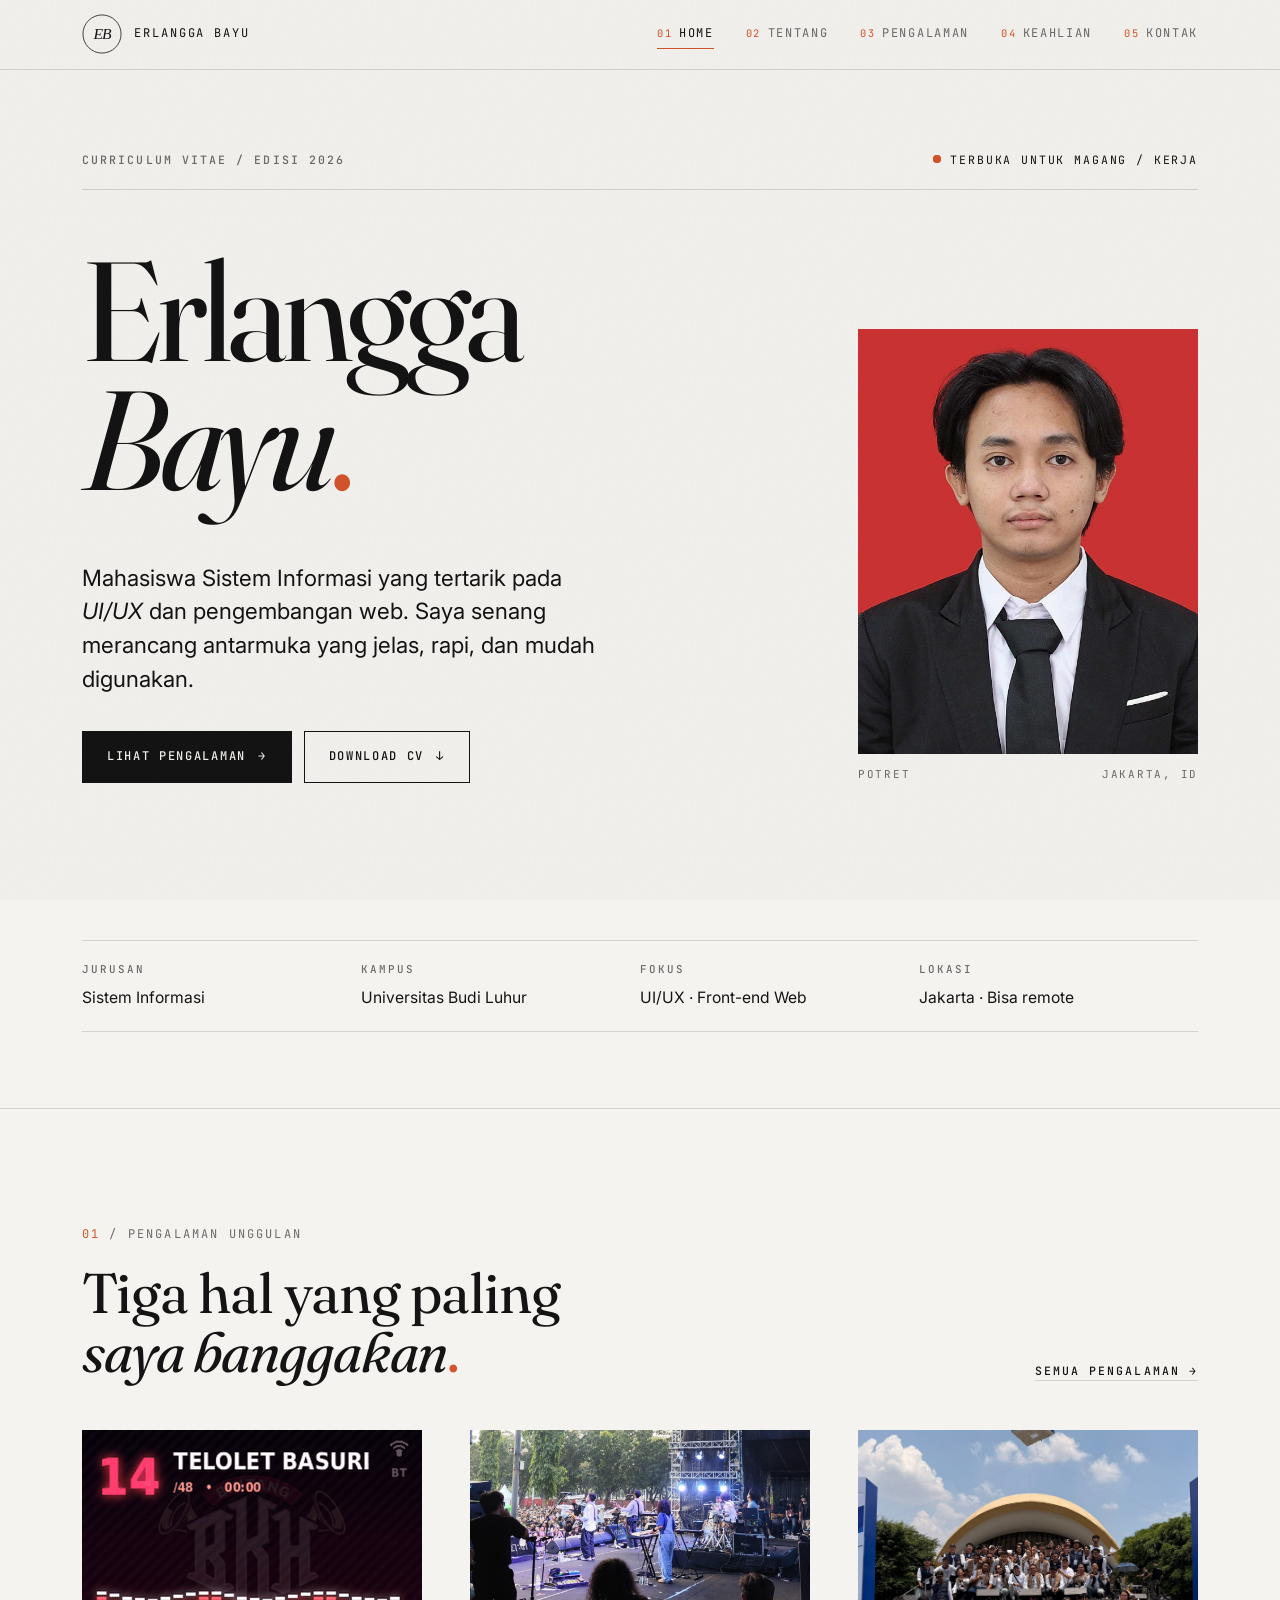
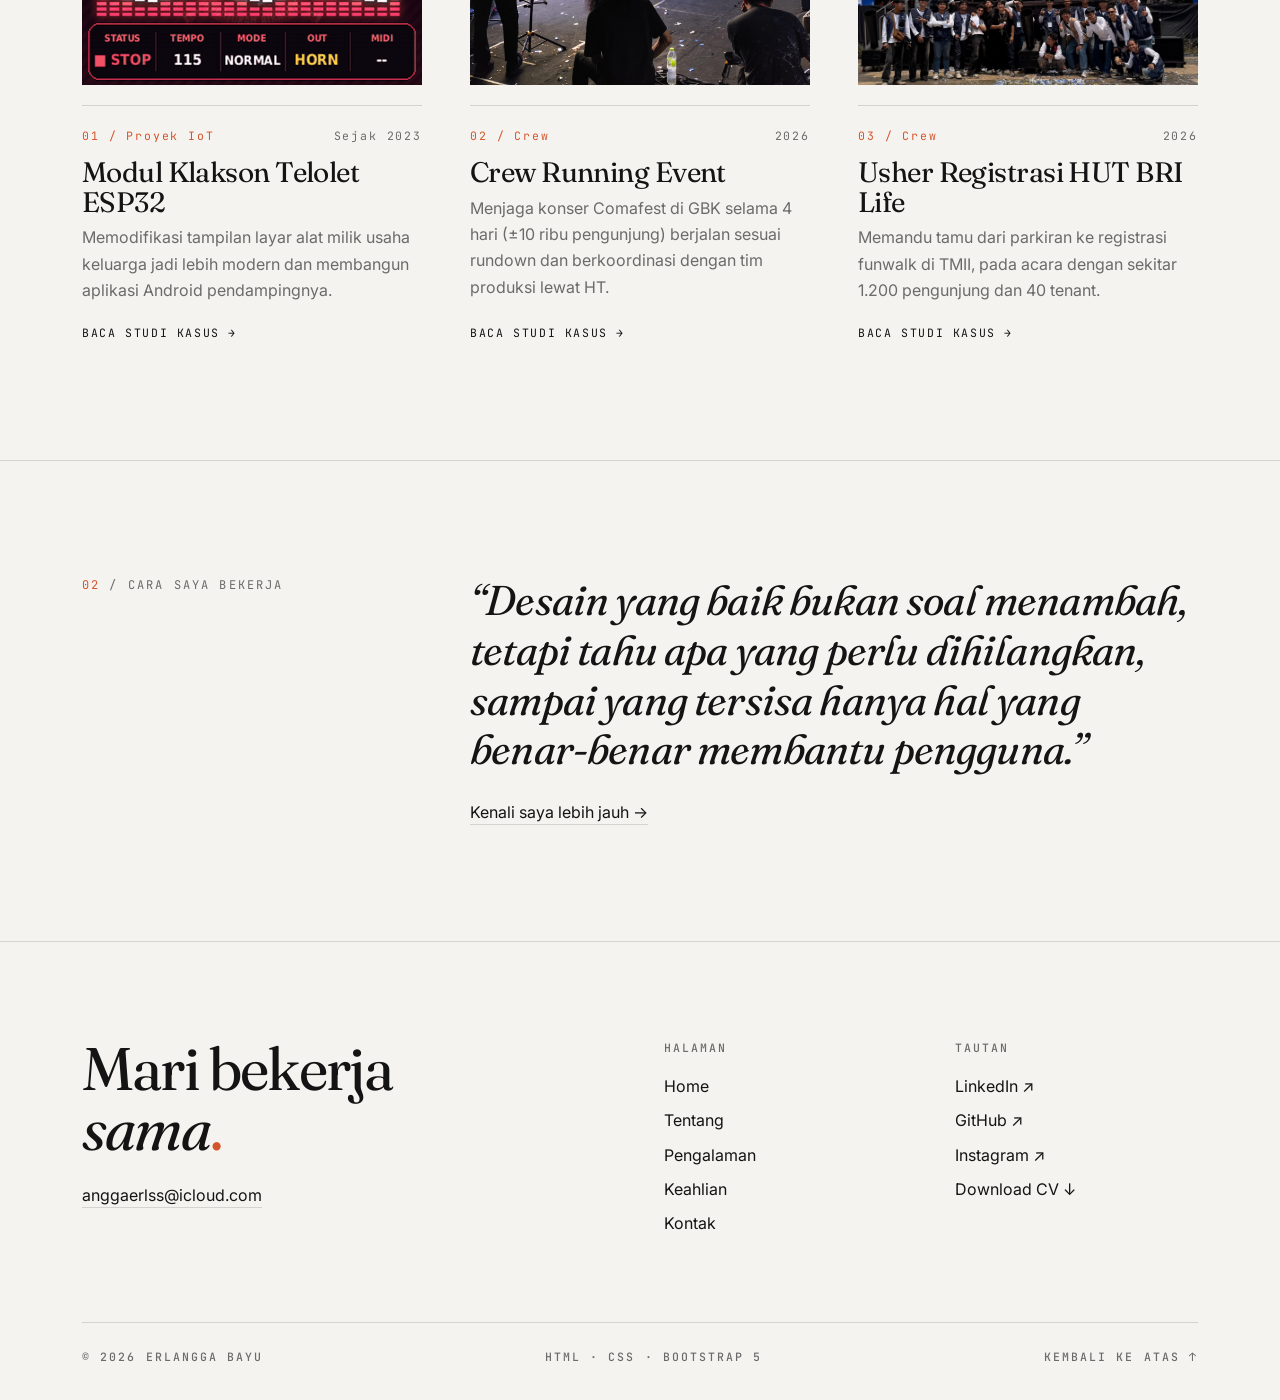
<file: index.html>
<!DOCTYPE html>
<html lang="id">
<head>
  <!-- ===================== META DASAR ===================== -->
  <meta charset="UTF-8">
  <meta name="viewport" content="width=device-width, initial-scale=1">
  <title>Erlangga Bayu | Mahasiswa Sistem Informasi · UI/UX &amp; Web</title>
  <meta name="description" content="CV dan portofolio Erlangga Bayu, mahasiswa Sistem Informasi yang tertarik pada UI/UX dan pengembangan web. Terbuka untuk magang dan kerja.">
  <meta name="author" content="Erlangga Bayu">
  <meta name="theme-color" content="#f5f3ef" media="(prefers-color-scheme: light)">
  <meta name="theme-color" content="#111111" media="(prefers-color-scheme: dark)">

  <!-- ===================== OPEN GRAPH (preview WhatsApp/LinkedIn) ===================== -->
  <meta property="og:type" content="website">
  <meta property="og:title" content="Erlangga Bayu | CV &amp; Portofolio">
  <meta property="og:description" content="Mahasiswa Sistem Informasi yang tertarik pada UI/UX dan pengembangan web. Terbuka untuk magang dan kerja.">
  <meta property="og:url" content="https://erlanggabyu.github.io/">
  <meta property="og:image" content="https://erlanggabyu.github.io/assets/img/og-image.png">
  <meta property="og:image:width" content="1200">
  <meta property="og:image:height" content="630">
  <meta property="og:locale" content="id_ID">
  <meta name="twitter:card" content="summary_large_image">

  <!-- ===================== FAVICON ===================== -->
  <link rel="icon" href="assets/img/favicon.svg" type="image/svg+xml">
  <link rel="icon" href="assets/img/favicon-32.png" sizes="32x32" type="image/png">
  <link rel="apple-touch-icon" href="assets/img/apple-touch-icon.png">

  <!-- ===================== FONT (Google Fonts) ===================== -->
  <link rel="preconnect" href="https://fonts.googleapis.com">
  <link rel="preconnect" href="https://fonts.gstatic.com" crossorigin>
  <link href="https://fonts.googleapis.com/css2?family=Fraunces:ital,opsz,wght@0,9..144,300..600;1,9..144,300..600&family=Inter:wght@400;500;600&family=JetBrains+Mono:wght@400;500&display=swap" rel="stylesheet">

  <!-- ===================== BOOTSTRAP 5 (file lokal) + CSS KUSTOM ===================== -->
  <link href="css/bootstrap.min.css" rel="stylesheet">
  <link href="css/style.css" rel="stylesheet">
</head>
<body id="top">
  <a class="skip-link" href="#main">Lewati ke konten</a>

  <!-- ===================== NAVBAR (sama di semua halaman) ===================== -->
  <header class="site-header">
    <nav class="navbar navbar-expand-lg" aria-label="Navigasi utama">
      <div class="container">
        <a class="navbar-brand brand" href="index.html" aria-label="Erlangga Bayu, ke beranda">
          <img src="assets/img/logo.svg" alt="" width="40" height="40">
          <span class="brand-name">Erlangga Bayu</span>
        </a>
        <button class="navbar-toggler" type="button" data-bs-toggle="collapse" data-bs-target="#navMenu" aria-controls="navMenu" aria-expanded="false" aria-label="Buka menu">
          <span class="toggler-bar"></span>
          <span class="toggler-bar"></span>
        </button>
        <div class="collapse navbar-collapse" id="navMenu">
          <ul class="navbar-nav ms-auto">
            <li class="nav-item"><a class="nav-link" href="index.html" aria-current="page"><span class="nav-num">01</span>Home</a></li>
            <li class="nav-item"><a class="nav-link" href="tentang.html"><span class="nav-num">02</span>Tentang</a></li>
            <li class="nav-item"><a class="nav-link" href="pengalaman.html"><span class="nav-num">03</span>Pengalaman</a></li>
            <li class="nav-item"><a class="nav-link" href="keahlian.html"><span class="nav-num">04</span>Keahlian</a></li>
            <li class="nav-item"><a class="nav-link" href="kontak.html"><span class="nav-num">05</span>Kontak</a></li>
          </ul>
        </div>
      </div>
    </nav>
  </header>

  <main id="main">

    <!-- ===================== HERO ===================== -->
    <section class="hero" aria-labelledby="hero-title">
      <div class="container">

        <div class="hero-top reveal">
          <p class="eyebrow mb-0">Curriculum Vitae / Edisi 2026</p>
          <p class="status mb-0"><span class="status-dot" aria-hidden="true"></span>Terbuka untuk magang / kerja</p>
        </div>

        <div class="row g-4 g-lg-5 align-items-end">
          <div class="col-lg-8">
            <h1 id="hero-title" class="display-xl hero-name reveal d-1">
              Erlangga<br><span class="italic">Bayu</span><span class="dot">.</span>
            </h1>

            <p class="lede reveal d-2">
              Mahasiswa Sistem Informasi yang tertarik pada <em>UI/UX</em> dan pengembangan web.
              Saya senang merancang antarmuka yang jelas, rapi, dan mudah digunakan.
            </p>

            <div class="hero-actions reveal d-3">
              <a class="btn-ed btn-solid" href="pengalaman.html">Lihat Pengalaman <span class="arrow" aria-hidden="true">→</span></a>
              <a class="btn-ed btn-outline" href="assets/cv/CV-Erlangga-Bayu.pdf" download>Download CV <span class="arrow arrow-down" aria-hidden="true">↓</span></a>
            </div>
          </div>

          <div class="col-sm-8 col-md-6 col-lg-4">
            <figure class="m-0 reveal-img d-2">
              <div class="photo ratio-portrait">
                <img src="assets/img/profil.jpg" alt="Foto profil Erlangga Bayu" width="800" height="1000" loading="lazy">
              </div>
              <figcaption class="photo-caption"><span>Potret</span><span>Jakarta, ID</span></figcaption>
            </figure>
          </div>
        </div>
      </div>
    </section>

    <!-- ===================== FAKTA SINGKAT ===================== -->
    <section class="section-tight" aria-label="Fakta singkat">
      <div class="container">
        <dl class="row g-0 meta-grid m-0">
          <div class="col-6 col-md-3 pe-3">
            <dt>Jurusan</dt>
            <dd>Sistem Informasi</dd>
          </div>
          <div class="col-6 col-md-3 pe-3">
            <dt>Kampus</dt>
            <dd>Universitas Budi Luhur</dd>
          </div>
          <div class="col-6 col-md-3 pe-3">
            <dt>Fokus</dt>
            <dd>UI/UX · Front-end Web</dd>
          </div>
          <div class="col-6 col-md-3">
            <dt>Lokasi</dt>
            <dd>Jakarta · Bisa remote</dd>
          </div>
        </dl>
      </div>
    </section>

    <!-- ===================== 01 PENGALAMAN UNGGULAN ===================== -->
    <section class="section" aria-labelledby="unggulan-title">
      <div class="container">
        <div class="row align-items-end g-4 mb-5">
          <div class="col-lg-8">
            <p class="section-label"><span class="num">01</span> / Pengalaman Unggulan</p>
            <h2 id="unggulan-title" class="section-title">Tiga hal yang paling<br><span class="italic">saya banggakan</span><span class="dot">.</span></h2>
          </div>
          <div class="col-lg-4 text-lg-end">
            <a class="link-line mono text-reset" href="pengalaman.html">Semua pengalaman →</a>
          </div>
        </div>

        <div class="row g-4 g-lg-5">
          <div class="col-md-4">
            <article class="feature">
              <a href="pengalaman.html#pengalaman-1" class="d-block" aria-label="Baca studi kasus: Modul klakson telolet ESP32">
                <div class="photo ratio-landscape">
                  <img src="assets/img/pengalaman/pengalaman-1-foto-1.gif" alt="Animasi layar TFT modul BKH: equalizer neon bergerak mengikuti lagu yang diputar" width="480" height="360" loading="lazy">
                </div>
              </a>
              <p class="feature-num"><span>01 / Proyek IoT</span><span>Sejak 2023</span></p>
              <h3>Modul Klakson Telolet ESP32</h3>
              <p>Memodifikasi tampilan layar alat milik usaha keluarga jadi lebih modern dan membangun aplikasi Android pendampingnya.</p>
              <a class="more link-u" href="pengalaman.html#pengalaman-1">Baca studi kasus →</a>
            </article>
          </div>

          <div class="col-md-4">
            <article class="feature">
              <a href="pengalaman.html#pengalaman-2" class="d-block" aria-label="Baca studi kasus: Crew divisi running event">
                <div class="photo ratio-landscape">
                  <img src="assets/img/pengalaman/pengalaman-2-foto-1.jpg" alt="Suasana panggung saat konser berlangsung" width="1200" height="900" loading="lazy">
                </div>
              </a>
              <p class="feature-num"><span>02 / Crew</span><span>2026</span></p>
              <h3>Crew Running Event</h3>
              <p>Menjaga konser Comafest di GBK selama 4 hari (±10 ribu pengunjung) berjalan sesuai rundown dan berkoordinasi dengan tim produksi lewat HT.</p>
              <a class="more link-u" href="pengalaman.html#pengalaman-2">Baca studi kasus →</a>
            </article>
          </div>

          <div class="col-md-4">
            <article class="feature">
              <a href="pengalaman.html#pengalaman-4" class="d-block" aria-label="Baca studi kasus: Usher HUT BRI Life">
                <div class="photo ratio-landscape">
                  <img src="assets/img/pengalaman/pengalaman-4-foto-1.jpg" alt="Foto bersama seluruh crew di depan panggung HUT ke-39 BRI Life di TMII" width="1515" height="1600" loading="lazy">
                </div>
              </a>
              <p class="feature-num"><span>03 / Crew</span><span>2026</span></p>
              <h3>Usher Registrasi HUT BRI Life</h3>
              <p>Memandu tamu dari parkiran ke registrasi funwalk di TMII, pada acara dengan sekitar 1.200 pengunjung dan 40 tenant.</p>
              <a class="more link-u" href="pengalaman.html#pengalaman-4">Baca studi kasus →</a>
            </article>
          </div>
        </div>
      </div>
    </section>

    <!-- ===================== 02 CARA SAYA BEKERJA ===================== -->
    <section class="section" aria-labelledby="prinsip-title">
      <div class="container">
        <div class="row g-4 g-lg-5">
          <div class="col-lg-4">
            <p class="section-label"><span class="num">02</span> / Cara Saya Bekerja</p>
            <h2 id="prinsip-title" class="visually-hidden">Cara saya bekerja</h2>
          </div>
          <div class="col-lg-8">
            <blockquote class="m-0">
              <p class="pull">“Desain yang baik bukan soal menambah, tetapi tahu apa yang perlu dihilangkan, sampai yang tersisa hanya hal yang benar-benar membantu pengguna.”</p>
            </blockquote>
            <p class="mt-4 mb-0"><a class="link-line" href="tentang.html">Kenali saya lebih jauh →</a></p>
          </div>
        </div>
      </div>
    </section>

  </main>

  <!-- ===================== FOOTER (sama di semua halaman) ===================== -->
  <footer class="site-footer">
    <div class="container">
      <div class="row g-4 g-lg-5">
        <div class="col-lg-6">
          <p class="footer-cta">Mari bekerja<br><span class="italic">sama</span><span class="dot">.</span></p>
          <a class="link-line" href="mailto:anggaerlss@icloud.com">anggaerlss@icloud.com</a>
        </div>
        <div class="col-6 col-lg-3">
          <p class="eyebrow">Halaman</p>
          <ul class="footer-list">
            <li><a class="link-u" href="index.html">Home</a></li>
            <li><a class="link-u" href="tentang.html">Tentang</a></li>
            <li><a class="link-u" href="pengalaman.html">Pengalaman</a></li>
            <li><a class="link-u" href="keahlian.html">Keahlian</a></li>
            <li><a class="link-u" href="kontak.html">Kontak</a></li>
          </ul>
        </div>
        <div class="col-6 col-lg-3">
          <p class="eyebrow">Tautan</p>
          <ul class="footer-list">
            <li><a class="link-u" href="https://www.linkedin.com/in/erlangga-bayu-setiaji-979914382/" target="_blank" rel="noopener">LinkedIn ↗</a></li>
            <li><a class="link-u" href="https://github.com/erlanggabyu" target="_blank" rel="noopener">GitHub ↗</a></li>
            <li><a class="link-u" href="https://www.instagram.com/anggaabyu/" target="_blank" rel="noopener">Instagram ↗</a></li>
            <li><a class="link-u" href="assets/cv/CV-Erlangga-Bayu.pdf" download>Download CV ↓</a></li>
          </ul>
        </div>
      </div>
      <div class="footer-bottom">
        <p class="mono mb-0">© 2026 Erlangga Bayu</p>
        <p class="mono mb-0">HTML · CSS · Bootstrap 5</p>
        <a class="mono link-u" href="#top">Kembali ke atas ↑</a>
      </div>
    </div>
  </footer>

  <script src="js/bootstrap.bundle.min.js"></script>
</body>
</html>
</file>
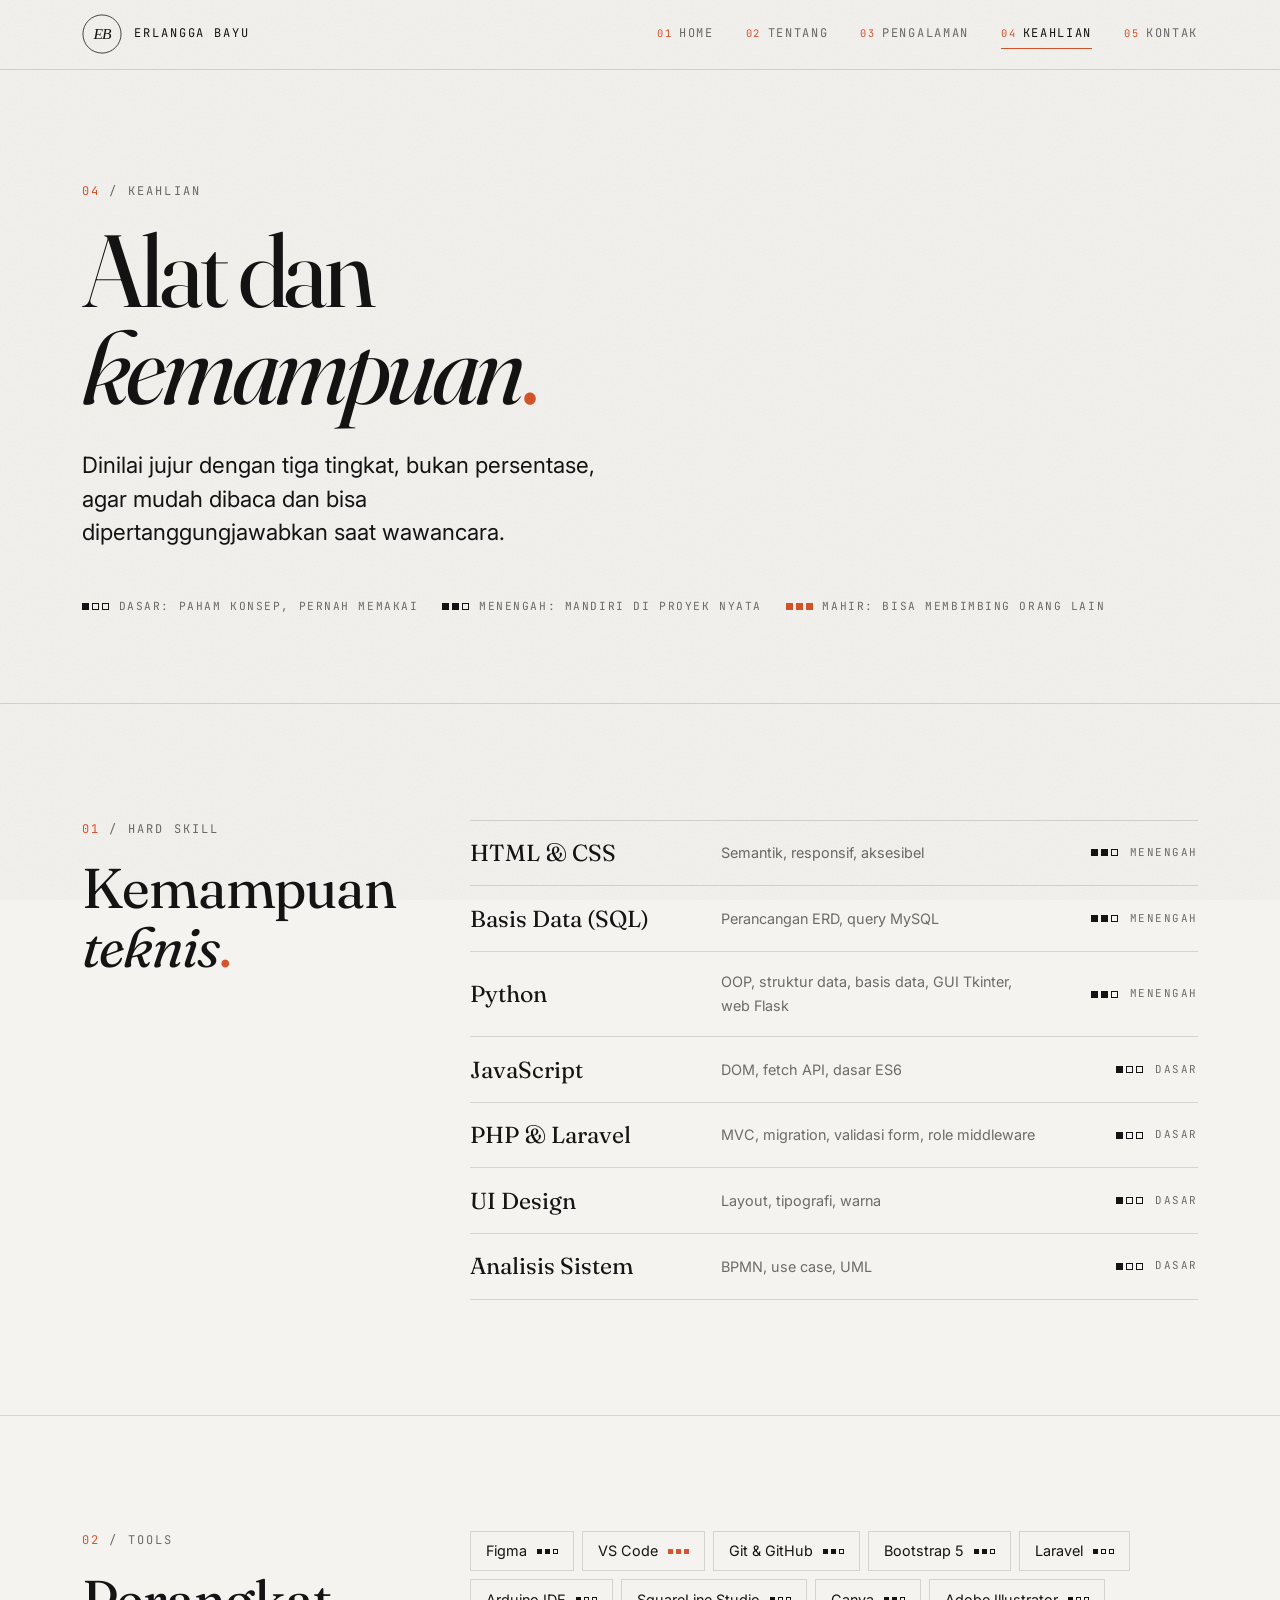
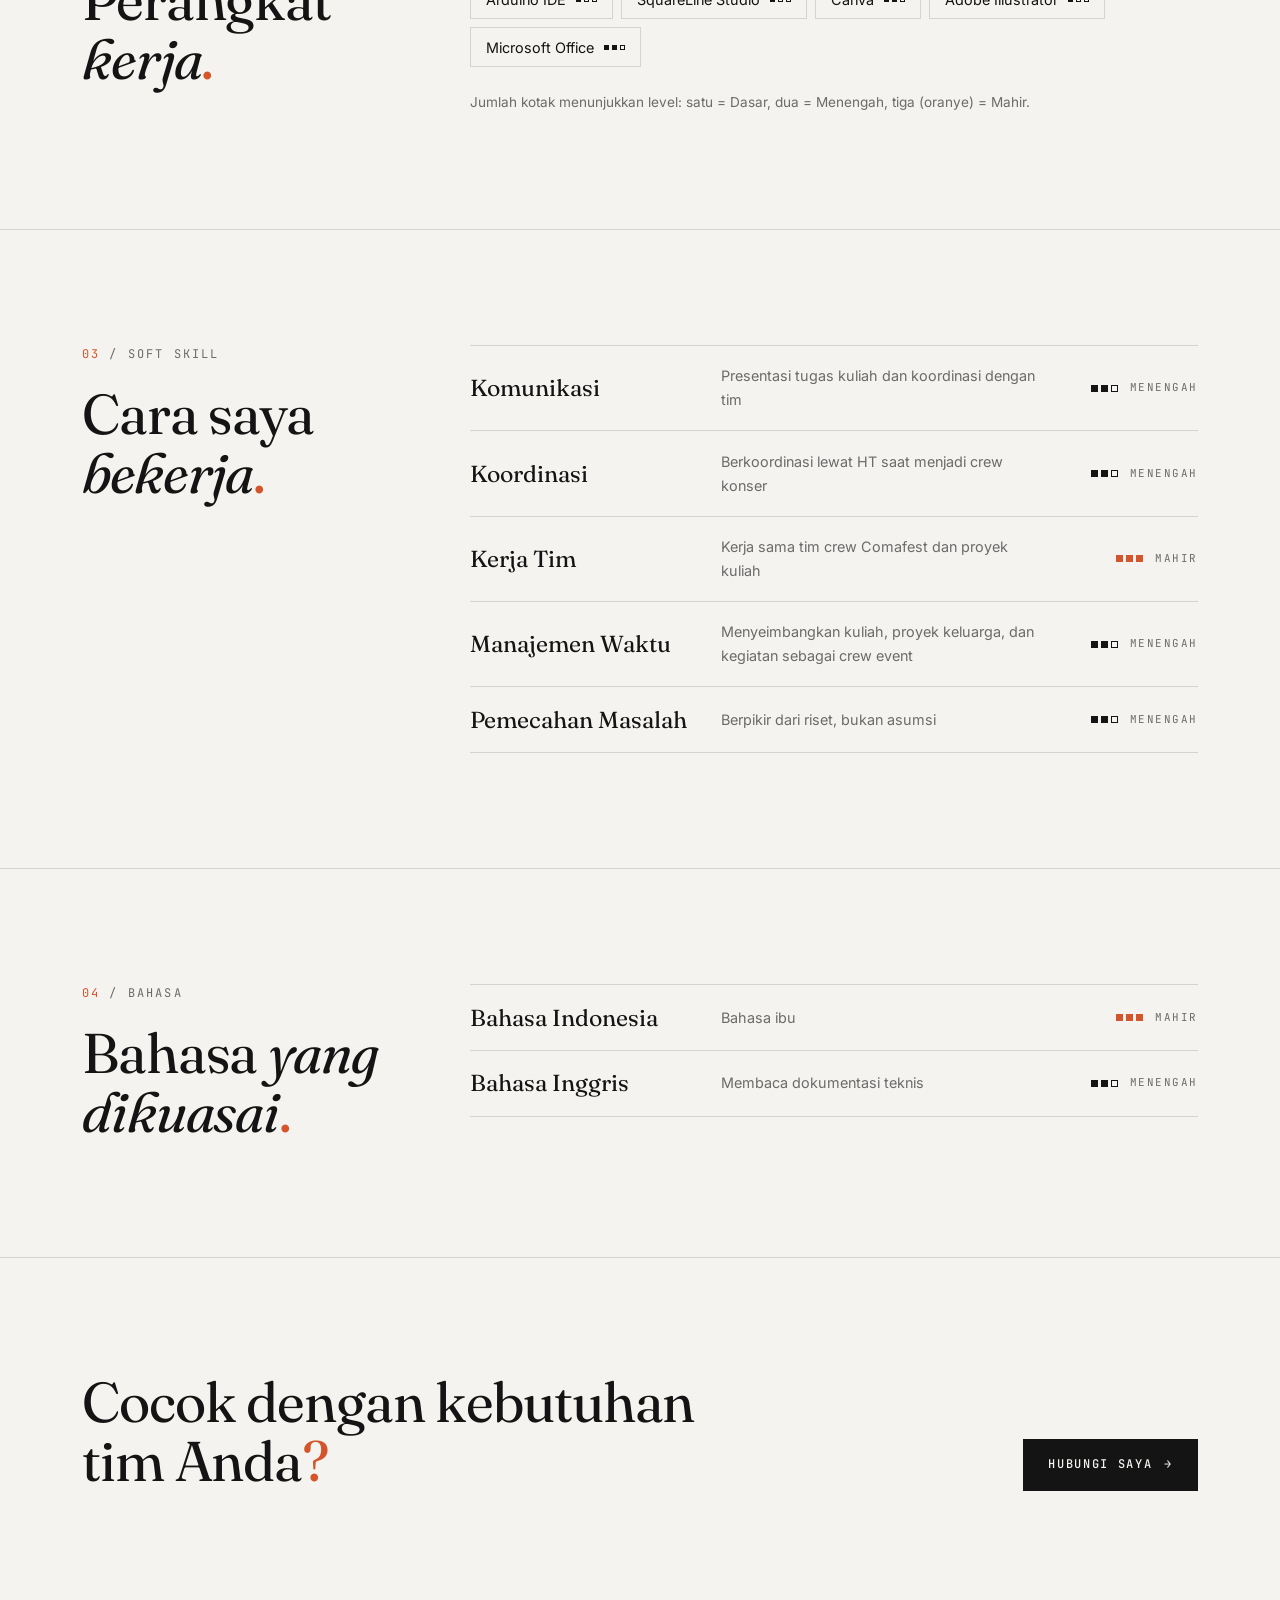
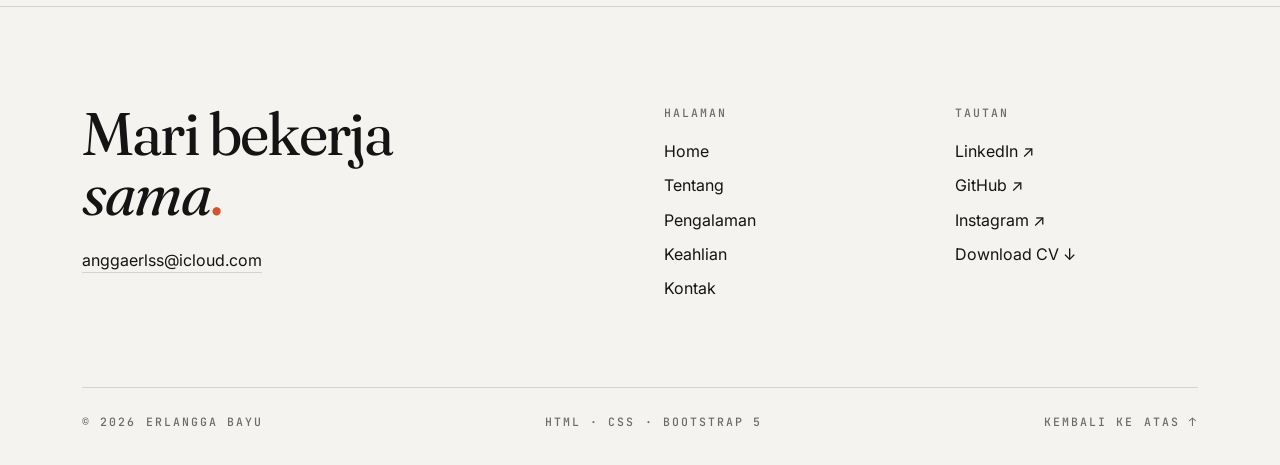
<file: keahlian.html>
<!DOCTYPE html>
<html lang="id">
<head>
  <!-- ===================== META DASAR ===================== -->
  <meta charset="UTF-8">
  <meta name="viewport" content="width=device-width, initial-scale=1">
  <title>Keahlian | Erlangga Bayu</title>
  <meta name="description" content="Keahlian Erlangga Bayu: hard skill, tools, soft skill, dan bahasa, lengkap dengan level Dasar, Menengah, atau Mahir.">
  <meta name="author" content="Erlangga Bayu">
  <meta name="theme-color" content="#f5f3ef" media="(prefers-color-scheme: light)">
  <meta name="theme-color" content="#111111" media="(prefers-color-scheme: dark)">

  <!-- ===================== OPEN GRAPH ===================== -->
  <meta property="og:type" content="website">
  <meta property="og:title" content="Keahlian | Erlangga Bayu">
  <meta property="og:description" content="Hard skill, tools, soft skill, dan bahasa beserta levelnya.">
  <meta property="og:url" content="https://erlanggabyu.github.io/keahlian.html">
  <meta property="og:image" content="https://erlanggabyu.github.io/assets/img/og-image.png">
  <meta property="og:image:width" content="1200">
  <meta property="og:image:height" content="630">
  <meta property="og:locale" content="id_ID">
  <meta name="twitter:card" content="summary_large_image">

  <!-- ===================== FAVICON ===================== -->
  <link rel="icon" href="assets/img/favicon.svg" type="image/svg+xml">
  <link rel="icon" href="assets/img/favicon-32.png" sizes="32x32" type="image/png">
  <link rel="apple-touch-icon" href="assets/img/apple-touch-icon.png">

  <!-- ===================== FONT ===================== -->
  <link rel="preconnect" href="https://fonts.googleapis.com">
  <link rel="preconnect" href="https://fonts.gstatic.com" crossorigin>
  <link href="https://fonts.googleapis.com/css2?family=Fraunces:ital,opsz,wght@0,9..144,300..600;1,9..144,300..600&family=Inter:wght@400;500;600&family=JetBrains+Mono:wght@400;500&display=swap" rel="stylesheet">

  <!-- ===================== BOOTSTRAP 5 (file lokal) + CSS KUSTOM ===================== -->
  <link href="css/bootstrap.min.css" rel="stylesheet">
  <link href="css/style.css" rel="stylesheet">
</head>
<body id="top">
  <a class="skip-link" href="#main">Lewati ke konten</a>

  <!-- ===================== NAVBAR ===================== -->
  <header class="site-header">
    <nav class="navbar navbar-expand-lg" aria-label="Navigasi utama">
      <div class="container">
        <a class="navbar-brand brand" href="index.html" aria-label="Erlangga Bayu, ke beranda">
          <img src="assets/img/logo.svg" alt="" width="40" height="40">
          <span class="brand-name">Erlangga Bayu</span>
        </a>
        <button class="navbar-toggler" type="button" data-bs-toggle="collapse" data-bs-target="#navMenu" aria-controls="navMenu" aria-expanded="false" aria-label="Buka menu">
          <span class="toggler-bar"></span>
          <span class="toggler-bar"></span>
        </button>
        <div class="collapse navbar-collapse" id="navMenu">
          <ul class="navbar-nav ms-auto">
            <li class="nav-item"><a class="nav-link" href="index.html"><span class="nav-num">01</span>Home</a></li>
            <li class="nav-item"><a class="nav-link" href="tentang.html"><span class="nav-num">02</span>Tentang</a></li>
            <li class="nav-item"><a class="nav-link" href="pengalaman.html"><span class="nav-num">03</span>Pengalaman</a></li>
            <li class="nav-item"><a class="nav-link" href="keahlian.html" aria-current="page"><span class="nav-num">04</span>Keahlian</a></li>
            <li class="nav-item"><a class="nav-link" href="kontak.html"><span class="nav-num">05</span>Kontak</a></li>
          </ul>
        </div>
      </div>
    </nav>
  </header>

  <main id="main">

    <!-- ===================== KEPALA HALAMAN ===================== -->
    <section class="page-hero" aria-labelledby="page-title">
      <div class="container">
        <p class="section-label reveal"><span class="num">04</span> / Keahlian</p>
        <h1 id="page-title" class="display-lg reveal d-1">Alat dan<br><span class="italic">kemampuan</span><span class="dot">.</span></h1>
        <p class="lede reveal d-2">Dinilai jujur dengan tiga tingkat, bukan persentase, agar mudah dibaca dan bisa dipertanggungjawabkan saat wawancara.</p>

        <div class="legend mt-5 reveal d-3" aria-label="Keterangan level">
          <span><span class="level" aria-hidden="true"><i class="on"></i><i></i><i></i></span>Dasar: paham konsep, pernah memakai</span>
          <span><span class="level" aria-hidden="true"><i class="on"></i><i class="on"></i><i></i></span>Menengah: mandiri di proyek nyata</span>
          <span class="lvl-3"><span class="level" aria-hidden="true"><i class="on"></i><i class="on"></i><i class="on"></i></span>Mahir: bisa membimbing orang lain</span>
        </div>
      </div>
    </section>

    <!-- ===================== 01 HARD SKILL ===================== -->
    <section class="section" aria-labelledby="hard-title">
      <div class="container">
        <div class="row g-4 g-lg-5">
          <div class="col-lg-4">
            <p class="section-label"><span class="num">01</span> / Hard Skill</p>
            <h2 id="hard-title" class="section-title">Kemampuan <span class="italic">teknis</span><span class="dot">.</span></h2>
          </div>
          <div class="col-lg-8">
            <ul class="skill-list">
              <li>
                <span class="skill-name">HTML &amp; CSS</span>
                <p class="skill-note">Semantik, responsif, aksesibel</p>
                <span class="skill-level"><span class="level" aria-hidden="true"><i class="on"></i><i class="on"></i><i></i></span>Menengah</span>
              </li>
              <li>
                <span class="skill-name">Basis Data (SQL)</span>
                <p class="skill-note">Perancangan ERD, query MySQL</p>
                <span class="skill-level"><span class="level" aria-hidden="true"><i class="on"></i><i class="on"></i><i></i></span>Menengah</span>
              </li>
              <li>
                <span class="skill-name">Python</span>
                <p class="skill-note">OOP, struktur data, basis data, GUI Tkinter, web Flask</p>
                <span class="skill-level"><span class="level" aria-hidden="true"><i class="on"></i><i class="on"></i><i></i></span>Menengah</span>
              </li>
              <li>
                <span class="skill-name">JavaScript</span>
                <p class="skill-note">DOM, fetch API, dasar ES6</p>
                <span class="skill-level"><span class="level" aria-hidden="true"><i class="on"></i><i></i><i></i></span>Dasar</span>
              </li>
              <li>
                <span class="skill-name">PHP &amp; Laravel</span>
                <p class="skill-note">MVC, migration, validasi form, role middleware</p>
                <span class="skill-level"><span class="level" aria-hidden="true"><i class="on"></i><i></i><i></i></span>Dasar</span>
              </li>
              <li>
                <span class="skill-name">UI Design</span>
                <p class="skill-note">Layout, tipografi, warna</p>
                <span class="skill-level"><span class="level" aria-hidden="true"><i class="on"></i><i></i><i></i></span>Dasar</span>
              </li>
              <li>
                <span class="skill-name">Analisis Sistem</span>
                <p class="skill-note">BPMN, use case, UML</p>
                <span class="skill-level"><span class="level" aria-hidden="true"><i class="on"></i><i></i><i></i></span>Dasar</span>
              </li>
            </ul>
          </div>
        </div>
      </div>
    </section>

    <!-- ===================== 02 TOOLS ===================== -->
    <section class="section" aria-labelledby="tools-title">
      <div class="container">
        <div class="row g-4 g-lg-5">
          <div class="col-lg-4">
            <p class="section-label"><span class="num">02</span> / Tools</p>
            <h2 id="tools-title" class="section-title">Perangkat <span class="italic">kerja</span><span class="dot">.</span></h2>
          </div>
          <div class="col-lg-8">
            <ul class="tags">
              <li class="tag tag-level">Figma <span class="level" aria-hidden="true"><i class="on"></i><i class="on"></i><i></i></span><span class="visually-hidden">, level Menengah</span></li>
              <li class="tag tag-level lvl-3">VS Code <span class="level" aria-hidden="true"><i class="on"></i><i class="on"></i><i class="on"></i></span><span class="visually-hidden">, level Mahir</span></li>
              <li class="tag tag-level">Git &amp; GitHub <span class="level" aria-hidden="true"><i class="on"></i><i class="on"></i><i></i></span><span class="visually-hidden">, level Menengah</span></li>
              <li class="tag tag-level">Bootstrap 5 <span class="level" aria-hidden="true"><i class="on"></i><i class="on"></i><i></i></span><span class="visually-hidden">, level Menengah</span></li>
              <li class="tag tag-level">Laravel <span class="level" aria-hidden="true"><i class="on"></i><i></i><i></i></span><span class="visually-hidden">, level Dasar</span></li>
              <li class="tag tag-level">Arduino IDE <span class="level" aria-hidden="true"><i class="on"></i><i></i><i></i></span><span class="visually-hidden">, level Dasar</span></li>
              <li class="tag tag-level">SquareLine Studio <span class="level" aria-hidden="true"><i class="on"></i><i></i><i></i></span><span class="visually-hidden">, level Dasar</span></li>
              <li class="tag tag-level">Canva <span class="level" aria-hidden="true"><i class="on"></i><i class="on"></i><i></i></span><span class="visually-hidden">, level Menengah</span></li>
              <li class="tag tag-level">Adobe Illustrator <span class="level" aria-hidden="true"><i class="on"></i><i></i><i></i></span><span class="visually-hidden">, level Dasar</span></li>
              <li class="tag tag-level">Microsoft Office <span class="level" aria-hidden="true"><i class="on"></i><i class="on"></i><i></i></span><span class="visually-hidden">, level Menengah</span></li>
            </ul>
            <p class="form-note mt-4 mb-0">Jumlah kotak menunjukkan level: satu = Dasar, dua = Menengah, tiga (oranye) = Mahir.</p>
          </div>
        </div>
      </div>
    </section>

    <!-- ===================== 03 SOFT SKILL ===================== -->
    <section class="section" aria-labelledby="soft-title">
      <div class="container">
        <div class="row g-4 g-lg-5">
          <div class="col-lg-4">
            <p class="section-label"><span class="num">03</span> / Soft Skill</p>
            <h2 id="soft-title" class="section-title">Cara saya <span class="italic">bekerja</span><span class="dot">.</span></h2>
          </div>
          <div class="col-lg-8">
            <ul class="skill-list">
              <li>
                <span class="skill-name">Komunikasi</span>
                <p class="skill-note">Presentasi tugas kuliah dan koordinasi dengan tim</p>
                <span class="skill-level"><span class="level" aria-hidden="true"><i class="on"></i><i class="on"></i><i></i></span>Menengah</span>
              </li>
              <li>
                <span class="skill-name">Koordinasi</span>
                <p class="skill-note">Berkoordinasi lewat HT saat menjadi crew konser</p>
                <span class="skill-level"><span class="level" aria-hidden="true"><i class="on"></i><i class="on"></i><i></i></span>Menengah</span>
              </li>
              <li class="lvl-3">
                <span class="skill-name">Kerja Tim</span>
                <p class="skill-note">Kerja sama tim crew Comafest dan proyek kuliah</p>
                <span class="skill-level"><span class="level" aria-hidden="true"><i class="on"></i><i class="on"></i><i class="on"></i></span>Mahir</span>
              </li>
              <li>
                <span class="skill-name">Manajemen Waktu</span>
                <p class="skill-note">Menyeimbangkan kuliah, proyek keluarga, dan kegiatan sebagai crew event</p>
                <span class="skill-level"><span class="level" aria-hidden="true"><i class="on"></i><i class="on"></i><i></i></span>Menengah</span>
              </li>
              <li>
                <span class="skill-name">Pemecahan Masalah</span>
                <p class="skill-note">Berpikir dari riset, bukan asumsi</p>
                <span class="skill-level"><span class="level" aria-hidden="true"><i class="on"></i><i class="on"></i><i></i></span>Menengah</span>
              </li>
            </ul>
          </div>
        </div>
      </div>
    </section>

    <!-- ===================== 04 BAHASA ===================== -->
    <section class="section" aria-labelledby="bahasa-title">
      <div class="container">
        <div class="row g-4 g-lg-5">
          <div class="col-lg-4">
            <p class="section-label"><span class="num">04</span> / Bahasa</p>
            <h2 id="bahasa-title" class="section-title">Bahasa <span class="italic">yang dikuasai</span><span class="dot">.</span></h2>
          </div>
          <div class="col-lg-8">
            <ul class="skill-list">
              <li class="lvl-3">
                <span class="skill-name">Bahasa Indonesia</span>
                <p class="skill-note">Bahasa ibu</p>
                <span class="skill-level"><span class="level" aria-hidden="true"><i class="on"></i><i class="on"></i><i class="on"></i></span>Mahir</span>
              </li>
              <li>
                <span class="skill-name">Bahasa Inggris</span>
                <p class="skill-note">Membaca dokumentasi teknis</p>
                <span class="skill-level"><span class="level" aria-hidden="true"><i class="on"></i><i class="on"></i><i></i></span>Menengah</span>
              </li>
            </ul>
          </div>
        </div>
      </div>
    </section>

    <!-- ===================== AJAKAN ===================== -->
    <section class="section" aria-labelledby="ajak-title">
      <div class="container">
        <div class="row g-4 align-items-end">
          <div class="col-lg-8">
            <h2 id="ajak-title" class="section-title">Cocok dengan kebutuhan<br>tim Anda<span class="dot">?</span></h2>
          </div>
          <div class="col-lg-4 text-lg-end">
            <a class="btn-ed btn-solid" href="kontak.html">Hubungi Saya <span class="arrow" aria-hidden="true">→</span></a>
          </div>
        </div>
      </div>
    </section>

  </main>

  <!-- ===================== FOOTER ===================== -->
  <footer class="site-footer">
    <div class="container">
      <div class="row g-4 g-lg-5">
        <div class="col-lg-6">
          <p class="footer-cta">Mari bekerja<br><span class="italic">sama</span><span class="dot">.</span></p>
          <a class="link-line" href="mailto:anggaerlss@icloud.com">anggaerlss@icloud.com</a>
        </div>
        <div class="col-6 col-lg-3">
          <p class="eyebrow">Halaman</p>
          <ul class="footer-list">
            <li><a class="link-u" href="index.html">Home</a></li>
            <li><a class="link-u" href="tentang.html">Tentang</a></li>
            <li><a class="link-u" href="pengalaman.html">Pengalaman</a></li>
            <li><a class="link-u" href="keahlian.html">Keahlian</a></li>
            <li><a class="link-u" href="kontak.html">Kontak</a></li>
          </ul>
        </div>
        <div class="col-6 col-lg-3">
          <p class="eyebrow">Tautan</p>
          <ul class="footer-list">
            <li><a class="link-u" href="https://www.linkedin.com/in/erlangga-bayu-setiaji-979914382/" target="_blank" rel="noopener">LinkedIn ↗</a></li>
            <li><a class="link-u" href="https://github.com/erlanggabyu" target="_blank" rel="noopener">GitHub ↗</a></li>
            <li><a class="link-u" href="https://www.instagram.com/anggaabyu/" target="_blank" rel="noopener">Instagram ↗</a></li>
            <li><a class="link-u" href="assets/cv/CV-Erlangga-Bayu.pdf" download>Download CV ↓</a></li>
          </ul>
        </div>
      </div>
      <div class="footer-bottom">
        <p class="mono mb-0">© 2026 Erlangga Bayu</p>
        <p class="mono mb-0">HTML · CSS · Bootstrap 5</p>
        <a class="mono link-u" href="#top">Kembali ke atas ↑</a>
      </div>
    </div>
  </footer>

  <script src="js/bootstrap.bundle.min.js"></script>
</body>
</html>
</file>
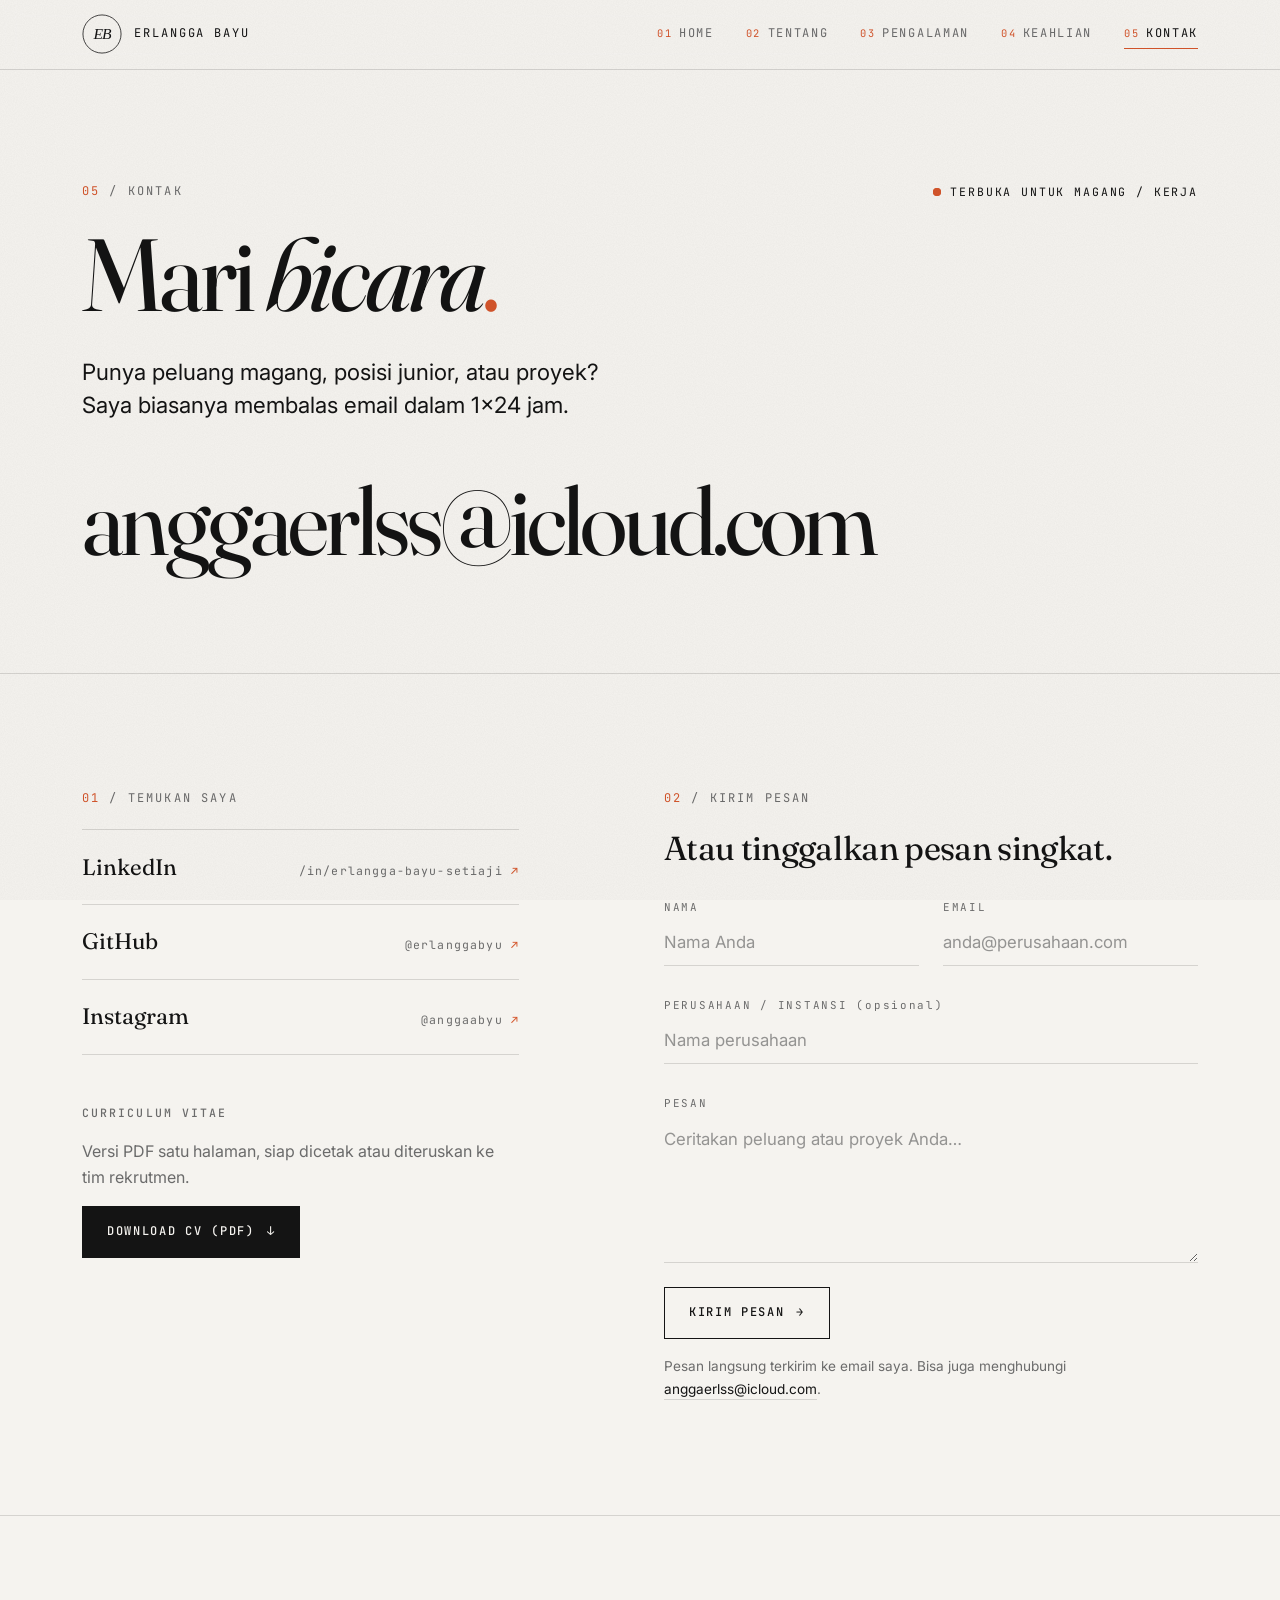
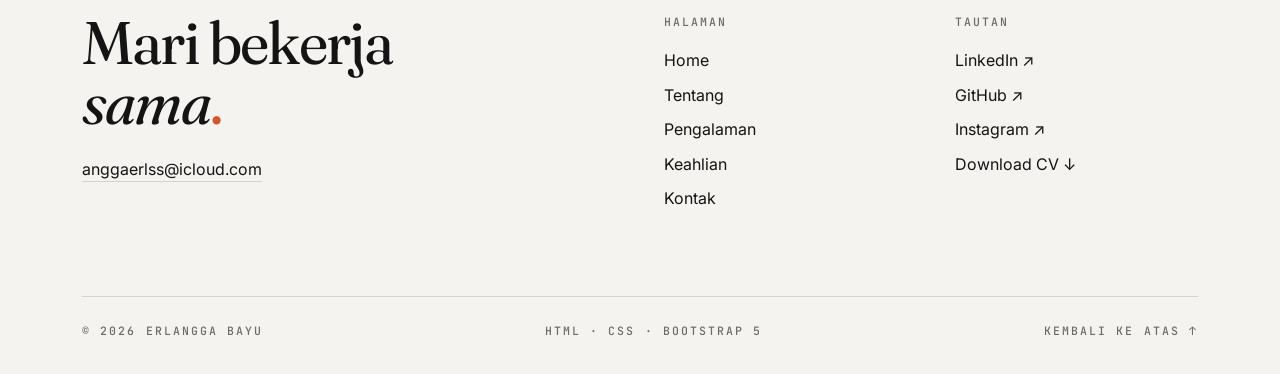
<file: kontak.html>
<!DOCTYPE html>
<html lang="id">
<head>
  <!-- ===================== META DASAR ===================== -->
  <meta charset="UTF-8">
  <meta name="viewport" content="width=device-width, initial-scale=1">
  <title>Kontak | Erlangga Bayu</title>
  <meta name="description" content="Hubungi Erlangga Bayu untuk peluang magang atau kerja lewat email, LinkedIn, GitHub, atau Instagram. Unduh CV dalam format PDF.">
  <meta name="author" content="Erlangga Bayu">
  <meta name="theme-color" content="#f5f3ef" media="(prefers-color-scheme: light)">
  <meta name="theme-color" content="#111111" media="(prefers-color-scheme: dark)">

  <!-- ===================== OPEN GRAPH ===================== -->
  <meta property="og:type" content="website">
  <meta property="og:title" content="Kontak | Erlangga Bayu">
  <meta property="og:description" content="Terbuka untuk magang dan kerja. Hubungi lewat email atau LinkedIn.">
  <meta property="og:url" content="https://erlanggabyu.github.io/kontak.html">
  <meta property="og:image" content="https://erlanggabyu.github.io/assets/img/og-image.png">
  <meta property="og:image:width" content="1200">
  <meta property="og:image:height" content="630">
  <meta property="og:locale" content="id_ID">
  <meta name="twitter:card" content="summary_large_image">

  <!-- ===================== FAVICON ===================== -->
  <link rel="icon" href="assets/img/favicon.svg" type="image/svg+xml">
  <link rel="icon" href="assets/img/favicon-32.png" sizes="32x32" type="image/png">
  <link rel="apple-touch-icon" href="assets/img/apple-touch-icon.png">

  <!-- ===================== FONT ===================== -->
  <link rel="preconnect" href="https://fonts.googleapis.com">
  <link rel="preconnect" href="https://fonts.gstatic.com" crossorigin>
  <link href="https://fonts.googleapis.com/css2?family=Fraunces:ital,opsz,wght@0,9..144,300..600;1,9..144,300..600&family=Inter:wght@400;500;600&family=JetBrains+Mono:wght@400;500&display=swap" rel="stylesheet">

  <!-- ===================== BOOTSTRAP 5 (file lokal) + CSS KUSTOM ===================== -->
  <link href="css/bootstrap.min.css" rel="stylesheet">
  <link href="css/style.css" rel="stylesheet">
</head>
<body id="top">
  <a class="skip-link" href="#main">Lewati ke konten</a>

  <!-- ===================== NAVBAR ===================== -->
  <header class="site-header">
    <nav class="navbar navbar-expand-lg" aria-label="Navigasi utama">
      <div class="container">
        <a class="navbar-brand brand" href="index.html" aria-label="Erlangga Bayu, ke beranda">
          <img src="assets/img/logo.svg" alt="" width="40" height="40">
          <span class="brand-name">Erlangga Bayu</span>
        </a>
        <button class="navbar-toggler" type="button" data-bs-toggle="collapse" data-bs-target="#navMenu" aria-controls="navMenu" aria-expanded="false" aria-label="Buka menu">
          <span class="toggler-bar"></span>
          <span class="toggler-bar"></span>
        </button>
        <div class="collapse navbar-collapse" id="navMenu">
          <ul class="navbar-nav ms-auto">
            <li class="nav-item"><a class="nav-link" href="index.html"><span class="nav-num">01</span>Home</a></li>
            <li class="nav-item"><a class="nav-link" href="tentang.html"><span class="nav-num">02</span>Tentang</a></li>
            <li class="nav-item"><a class="nav-link" href="pengalaman.html"><span class="nav-num">03</span>Pengalaman</a></li>
            <li class="nav-item"><a class="nav-link" href="keahlian.html"><span class="nav-num">04</span>Keahlian</a></li>
            <li class="nav-item"><a class="nav-link" href="kontak.html" aria-current="page"><span class="nav-num">05</span>Kontak</a></li>
          </ul>
        </div>
      </div>
    </nav>
  </header>

  <main id="main">

    <!-- ===================== KEPALA HALAMAN + EMAIL BESAR ===================== -->
    <section class="page-hero" aria-labelledby="page-title">
      <div class="container">
        <div class="d-flex flex-wrap justify-content-between gap-3 reveal">
          <p class="section-label mb-0"><span class="num">05</span> / Kontak</p>
          <p class="status mb-0"><span class="status-dot" aria-hidden="true"></span>Terbuka untuk magang / kerja</p>
        </div>
        <h1 id="page-title" class="display-lg mt-4 reveal d-1">Mari <span class="italic">bicara</span><span class="dot">.</span></h1>
        <p class="lede reveal d-2">Punya peluang magang, posisi junior, atau proyek? Saya biasanya membalas email dalam 1×24 jam.</p>

        <p class="mt-5 mb-0 reveal d-3">
          <a class="email-xl" href="mailto:anggaerlss@icloud.com">anggaerlss@icloud.com</a>
        </p>
      </div>
    </section>

    <!-- ===================== TAUTAN + FORM ===================== -->
    <section class="section" aria-label="Tautan dan formulir kontak">
      <div class="container">
        <div class="row g-4 g-lg-5">

          <div class="col-lg-5">
            <p class="section-label"><span class="num">01</span> / Temukan saya</p>
            <h2 class="visually-hidden">Tautan sosial</h2>
            <ul class="link-rows">
              <li><a href="https://www.linkedin.com/in/erlangga-bayu-setiaji-979914382/" target="_blank" rel="noopener"><span class="lr-name">LinkedIn</span><span class="lr-handle">/in/erlangga-bayu-setiaji <span class="arrow" aria-hidden="true">↗</span></span></a></li>
              <li><a href="https://github.com/erlanggabyu" target="_blank" rel="noopener"><span class="lr-name">GitHub</span><span class="lr-handle">@erlanggabyu <span class="arrow" aria-hidden="true">↗</span></span></a></li>
              <li><a href="https://www.instagram.com/anggaabyu/" target="_blank" rel="noopener"><span class="lr-name">Instagram</span><span class="lr-handle">@anggaabyu <span class="arrow" aria-hidden="true">↗</span></span></a></li>
            </ul>

            <div class="mt-5">
              <p class="eyebrow">Curriculum Vitae</p>
              <p class="text-muted-ed">Versi PDF satu halaman, siap dicetak atau diteruskan ke tim rekrutmen.</p>
              <a class="btn-ed btn-solid" href="assets/cv/CV-Erlangga-Bayu.pdf" download>Download CV (PDF) <span class="arrow arrow-down" aria-hidden="true">↓</span></a>
            </div>
          </div>

          <div class="col-lg-6 offset-lg-1">
            <p class="section-label"><span class="num">02</span> / Kirim pesan</p>
            <h2 class="title-md mb-4">Atau tinggalkan pesan singkat.</h2>

            <!-- Pesan muncul setelah form berhasil terkirim (tampil lewat CSS :target) -->
            <p id="terkirim" class="form-success" role="status">Terima kasih, pesan Anda sudah terkirim. Saya akan membalas secepatnya.</p>

            <form class="form-ed" action="https://formsubmit.co/anggaerlss@icloud.com" method="post">
              <!-- Pengaturan FormSubmit (layanan pengirim form gratis) -->
              <input type="hidden" name="_subject" value="Pesan baru dari website CV">
              <input type="hidden" name="_template" value="table">
              <input type="hidden" name="_captcha" value="false">
              <input type="hidden" name="_next" value="https://erlanggabyu.github.io/kontak.html#terkirim">
              <input type="text" name="_honey" class="d-none" tabindex="-1" autocomplete="off" aria-hidden="true">

              <div class="row g-4">
                <div class="col-md-6">
                  <label for="nama" class="form-label">Nama</label>
                  <input type="text" class="form-control" id="nama" name="Nama" placeholder="Nama Anda" autocomplete="name" required>
                </div>
                <div class="col-md-6">
                  <label for="email" class="form-label">Email</label>
                  <input type="email" class="form-control" id="email" name="email" placeholder="anda@perusahaan.com" autocomplete="email" required>
                </div>
                <div class="col-12">
                  <label for="perusahaan" class="form-label">Perusahaan / Instansi <span class="text-lowercase">(opsional)</span></label>
                  <input type="text" class="form-control" id="perusahaan" name="Perusahaan" placeholder="Nama perusahaan" autocomplete="organization">
                </div>
                <div class="col-12">
                  <label for="pesan" class="form-label">Pesan</label>
                  <textarea class="form-control" id="pesan" name="Pesan" rows="5" placeholder="Ceritakan peluang atau proyek Anda…" required></textarea>
                </div>
                <div class="col-12 d-flex flex-wrap align-items-center gap-3">
                  <button type="submit" class="btn-ed btn-outline">Kirim Pesan <span class="arrow" aria-hidden="true">→</span></button>
                  <p class="form-note mb-0">Pesan langsung terkirim ke email saya. Bisa juga menghubungi <a class="link-line" href="mailto:anggaerlss@icloud.com">anggaerlss@icloud.com</a>.</p>
                </div>
              </div>
            </form>
          </div>
        </div>
      </div>
    </section>

  </main>

  <!-- ===================== FOOTER ===================== -->
  <footer class="site-footer">
    <div class="container">
      <div class="row g-4 g-lg-5">
        <div class="col-lg-6">
          <p class="footer-cta">Mari bekerja<br><span class="italic">sama</span><span class="dot">.</span></p>
          <a class="link-line" href="mailto:anggaerlss@icloud.com">anggaerlss@icloud.com</a>
        </div>
        <div class="col-6 col-lg-3">
          <p class="eyebrow">Halaman</p>
          <ul class="footer-list">
            <li><a class="link-u" href="index.html">Home</a></li>
            <li><a class="link-u" href="tentang.html">Tentang</a></li>
            <li><a class="link-u" href="pengalaman.html">Pengalaman</a></li>
            <li><a class="link-u" href="keahlian.html">Keahlian</a></li>
            <li><a class="link-u" href="kontak.html">Kontak</a></li>
          </ul>
        </div>
        <div class="col-6 col-lg-3">
          <p class="eyebrow">Tautan</p>
          <ul class="footer-list">
            <li><a class="link-u" href="https://www.linkedin.com/in/erlangga-bayu-setiaji-979914382/" target="_blank" rel="noopener">LinkedIn ↗</a></li>
            <li><a class="link-u" href="https://github.com/erlanggabyu" target="_blank" rel="noopener">GitHub ↗</a></li>
            <li><a class="link-u" href="https://www.instagram.com/anggaabyu/" target="_blank" rel="noopener">Instagram ↗</a></li>
            <li><a class="link-u" href="assets/cv/CV-Erlangga-Bayu.pdf" download>Download CV ↓</a></li>
          </ul>
        </div>
      </div>
      <div class="footer-bottom">
        <p class="mono mb-0">© 2026 Erlangga Bayu</p>
        <p class="mono mb-0">HTML · CSS · Bootstrap 5</p>
        <a class="mono link-u" href="#top">Kembali ke atas ↑</a>
      </div>
    </div>
  </footer>

  <script src="js/bootstrap.bundle.min.js"></script>
</body>
</html>
</file>
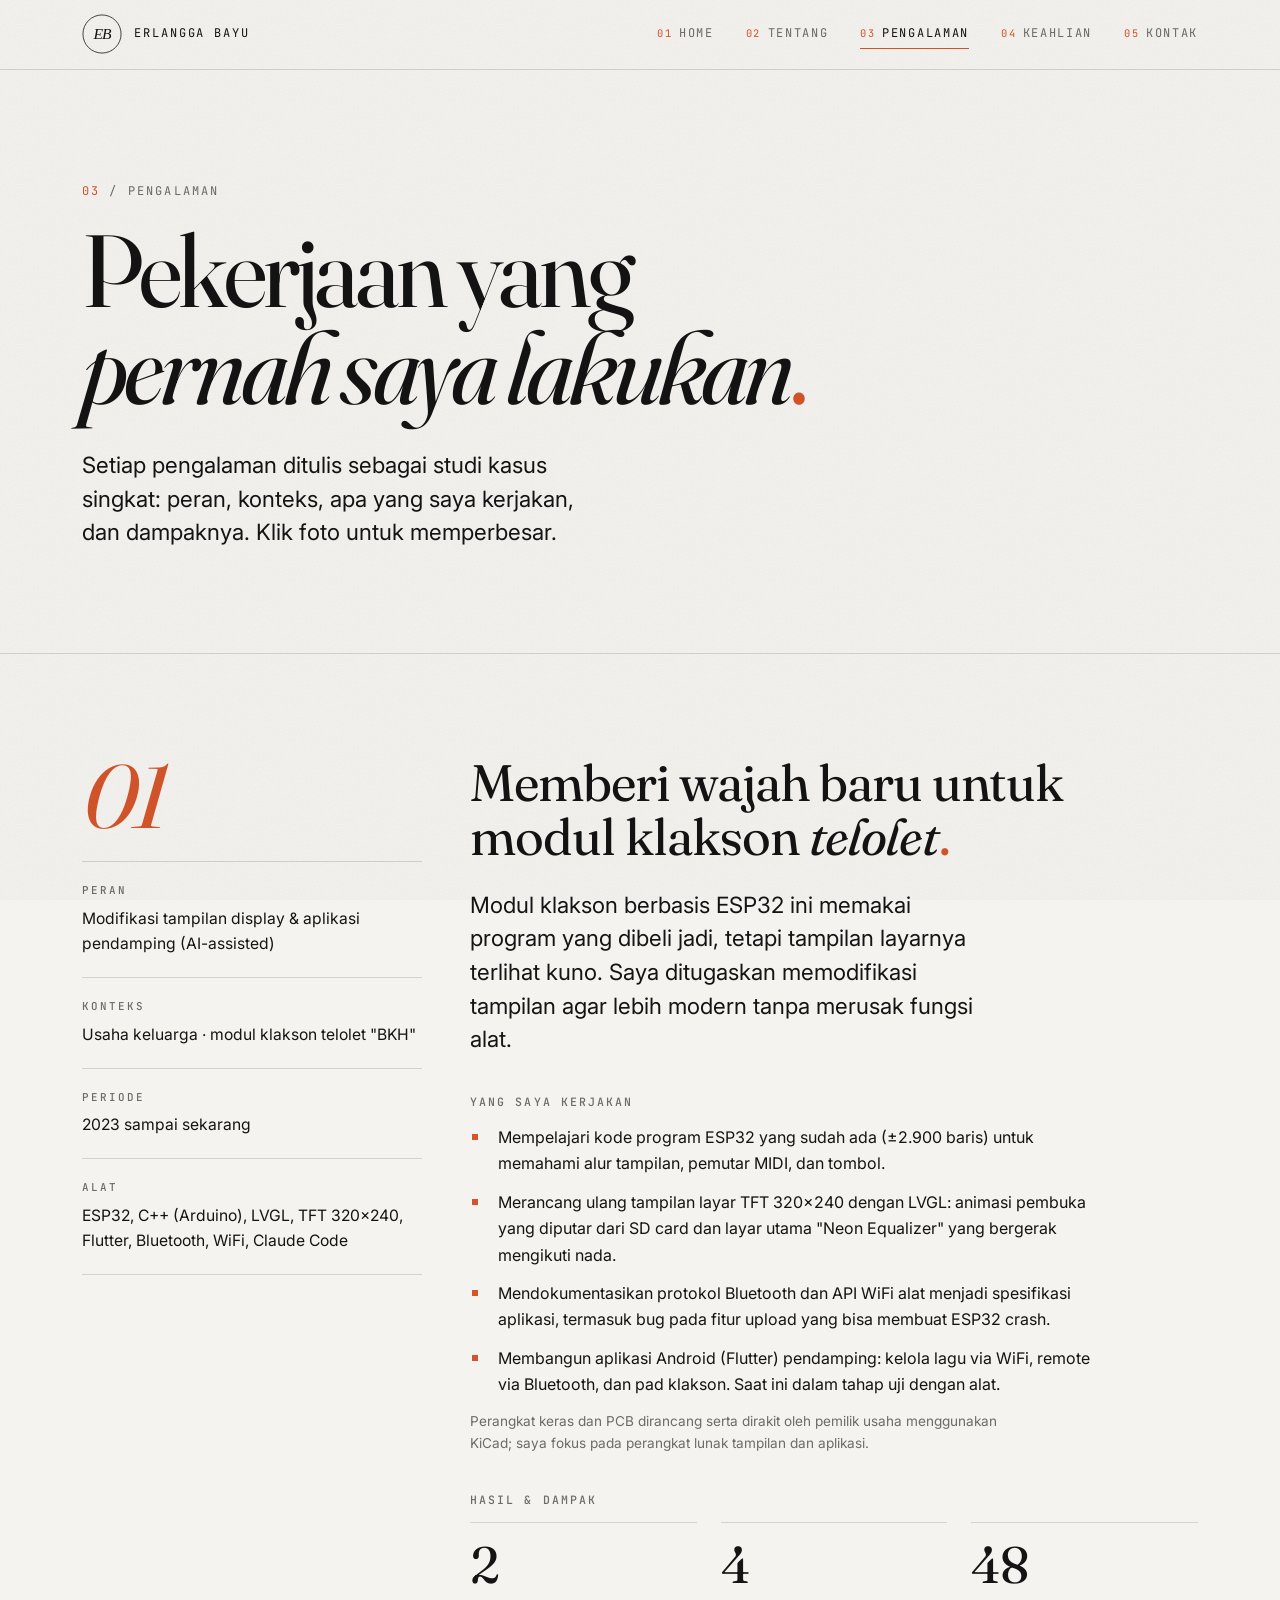
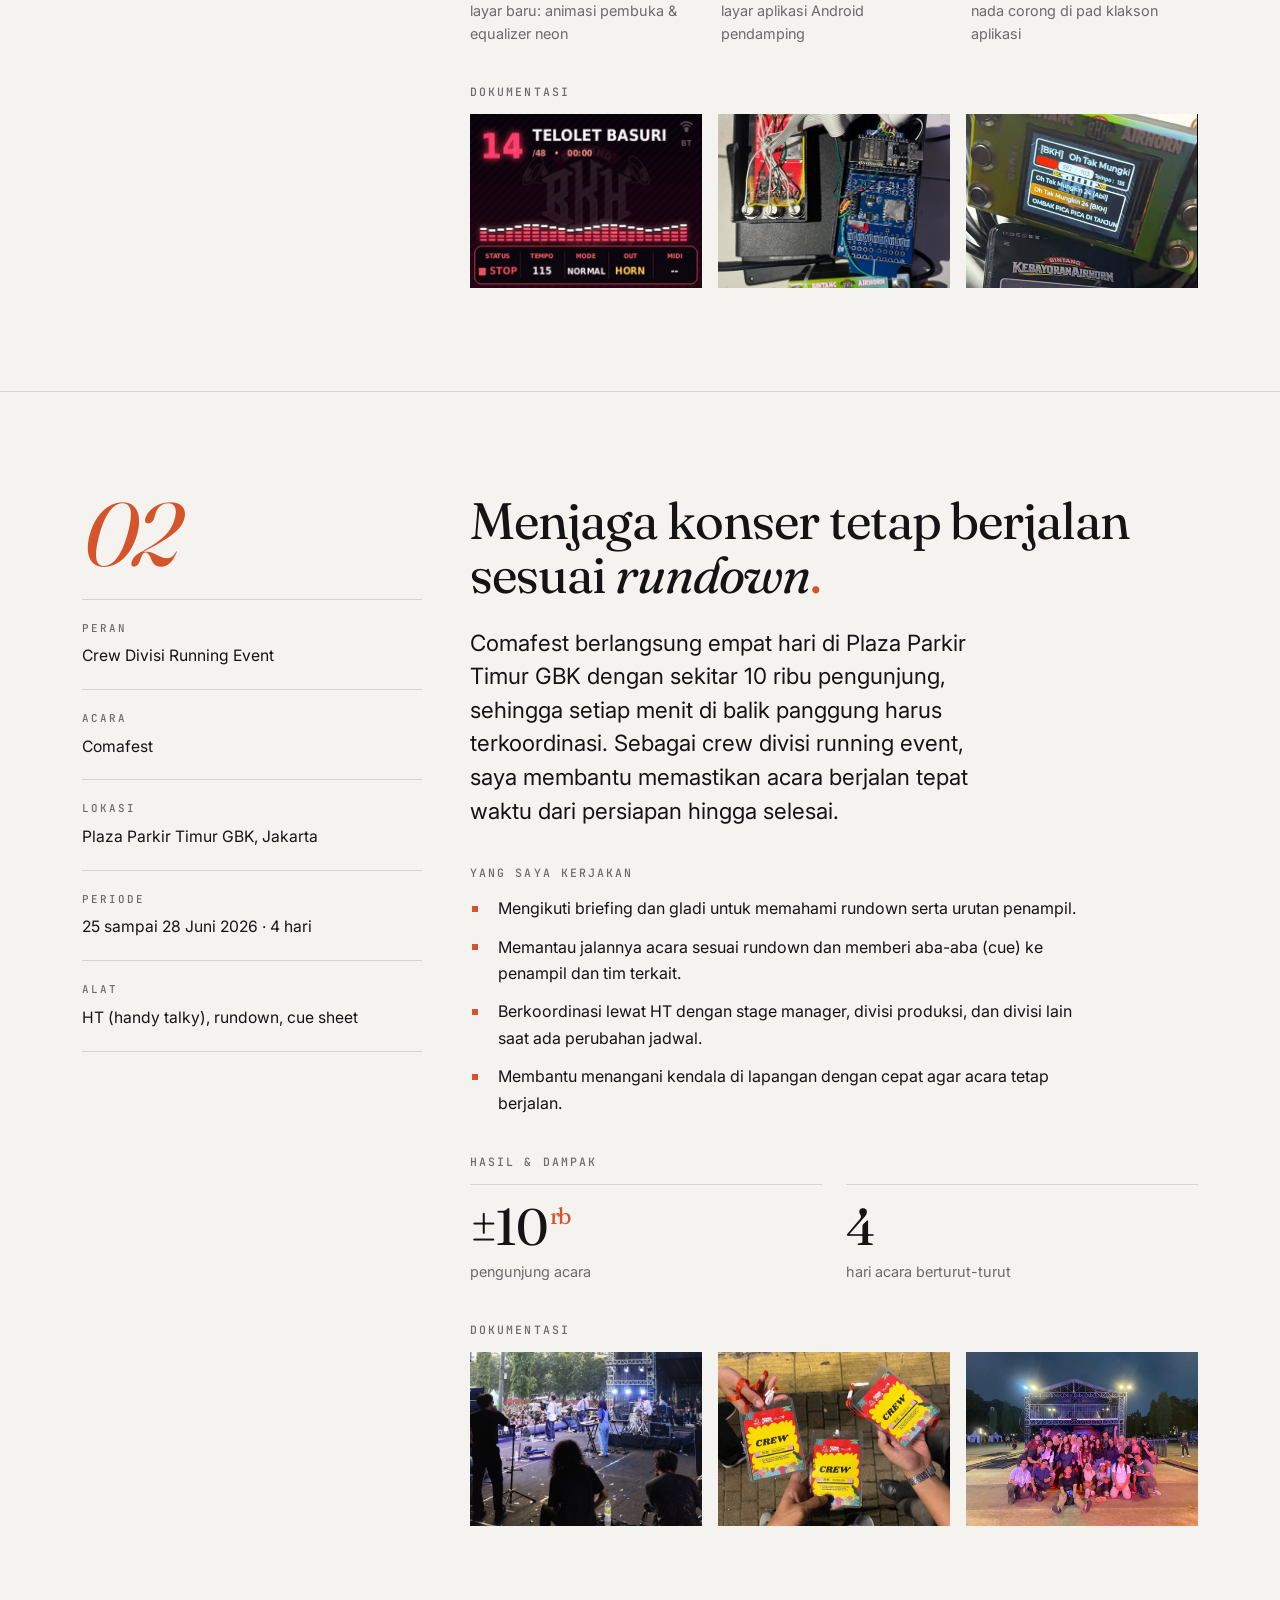
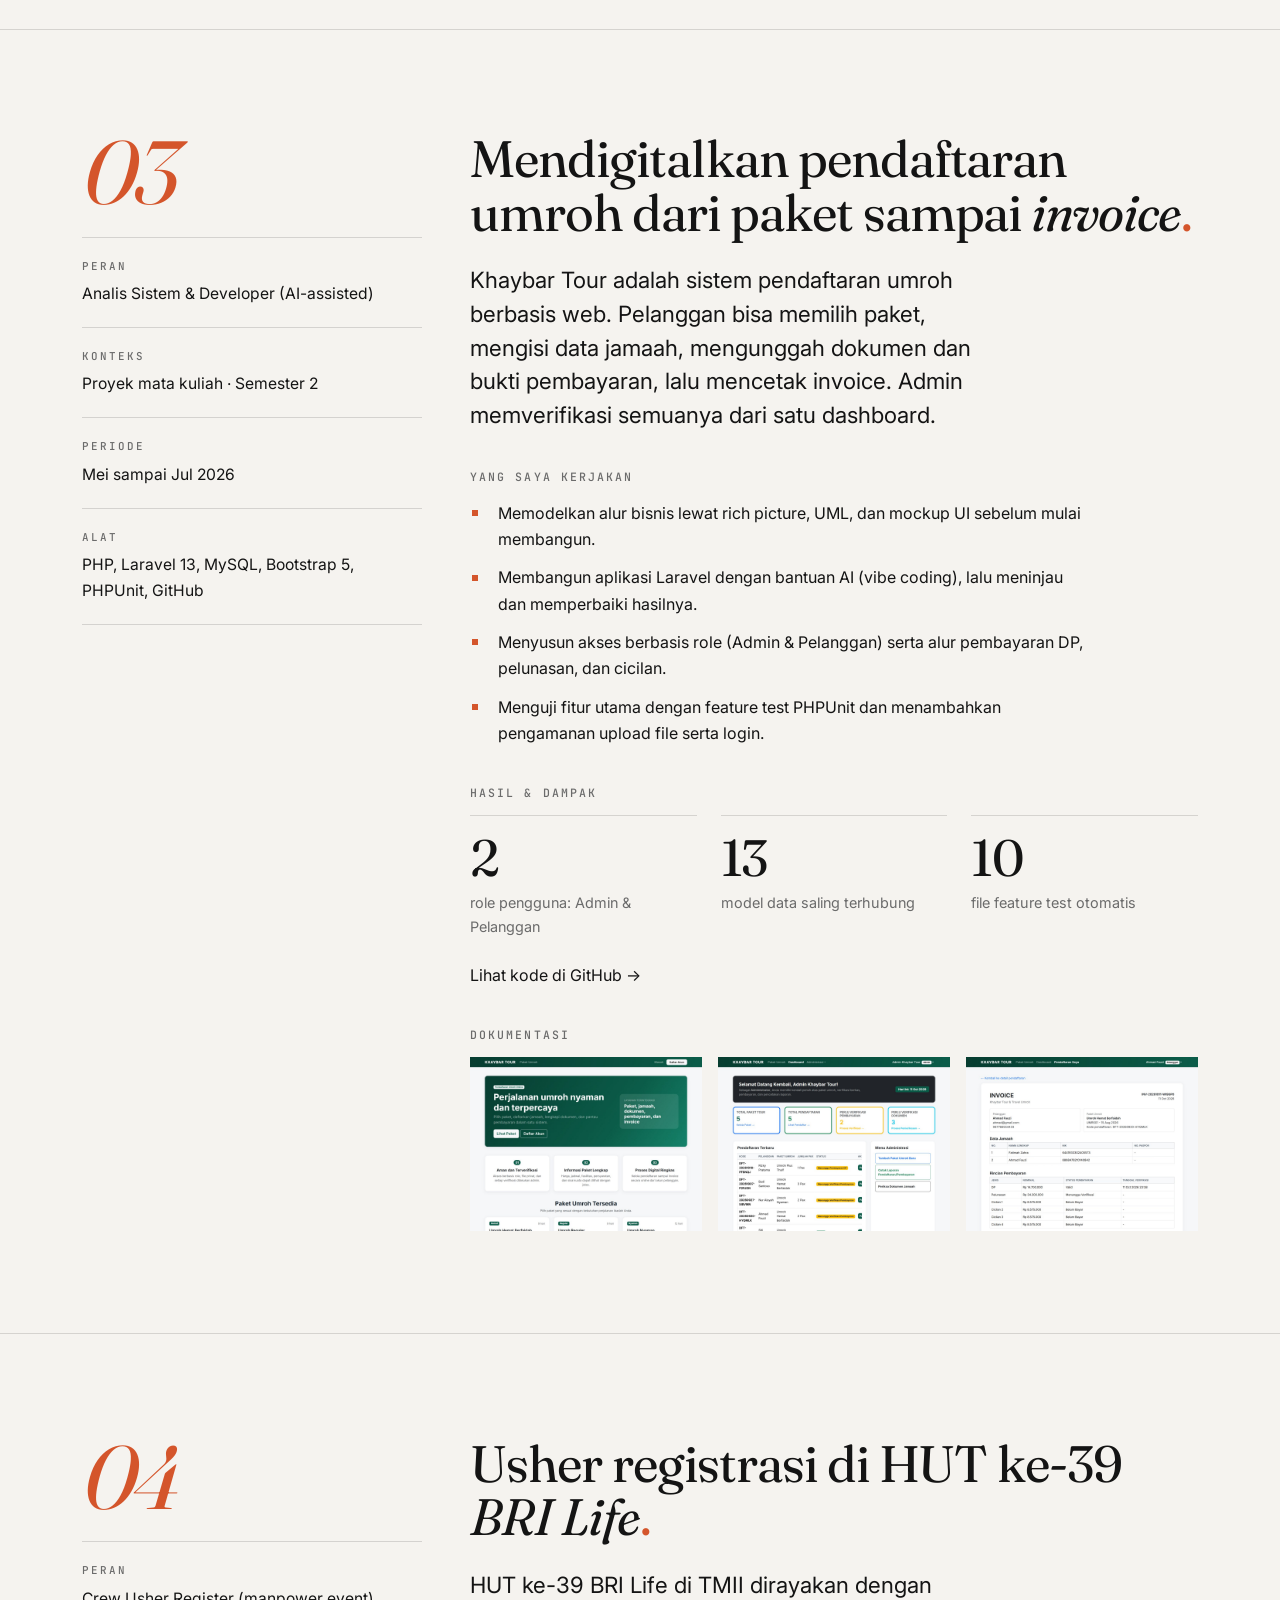
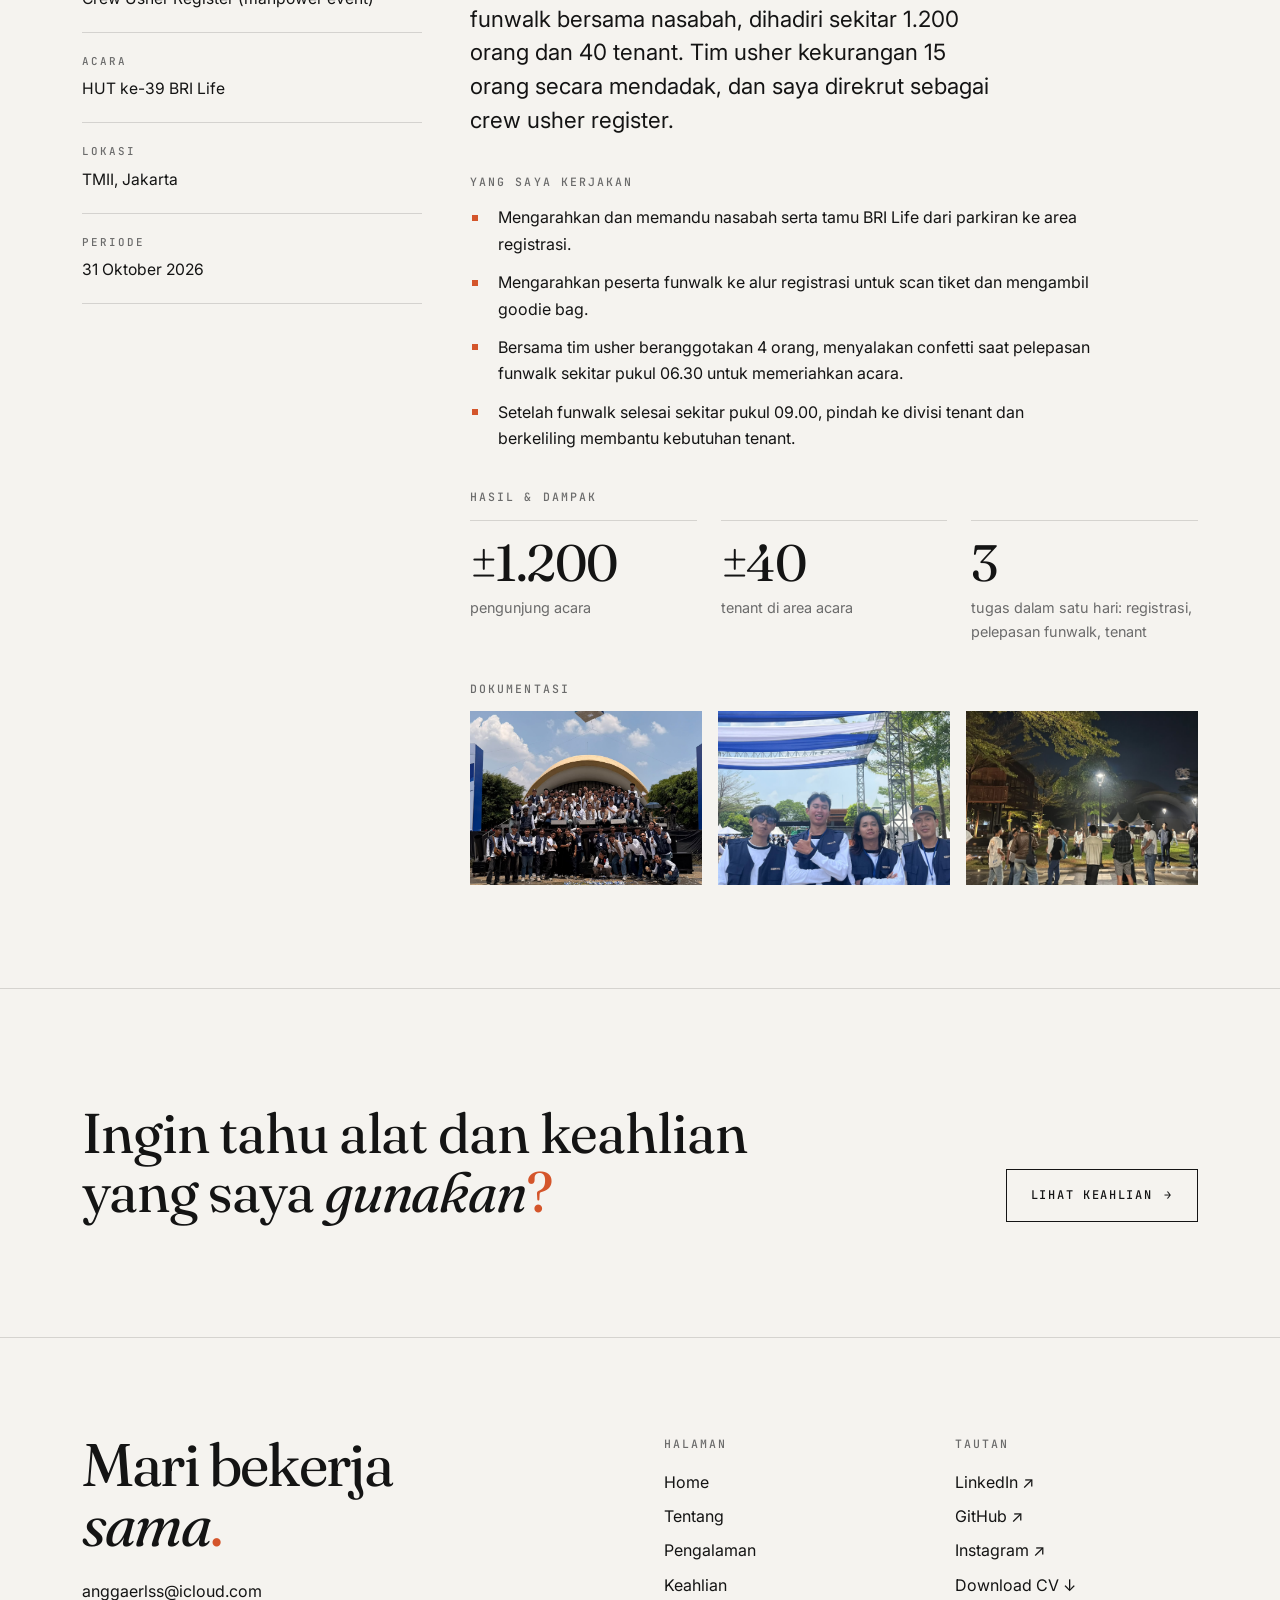
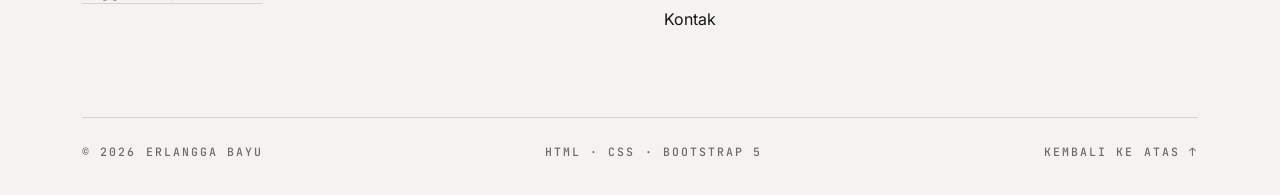
<file: pengalaman.html>
<!DOCTYPE html>
<html lang="id">
<head>
  <!-- ===================== META DASAR ===================== -->
  <meta charset="UTF-8">
  <meta name="viewport" content="width=device-width, initial-scale=1">
  <title>Pengalaman | Erlangga Bayu</title>
  <meta name="description" content="Studi kasus pengalaman Erlangga Bayu: modul klakson ESP32, crew konser, sistem pendaftaran umroh, dan usher HUT BRI Life, lengkap dengan peran, proses, dan dampaknya.">
  <meta name="author" content="Erlangga Bayu">
  <meta name="theme-color" content="#f5f3ef" media="(prefers-color-scheme: light)">
  <meta name="theme-color" content="#111111" media="(prefers-color-scheme: dark)">

  <!-- ===================== OPEN GRAPH ===================== -->
  <meta property="og:type" content="website">
  <meta property="og:title" content="Pengalaman | Erlangga Bayu">
  <meta property="og:description" content="Studi kasus magang, organisasi, dan proyek: peran, proses, dan dampak.">
  <meta property="og:url" content="https://erlanggabyu.github.io/pengalaman.html">
  <meta property="og:image" content="https://erlanggabyu.github.io/assets/img/og-image.png">
  <meta property="og:image:width" content="1200">
  <meta property="og:image:height" content="630">
  <meta property="og:locale" content="id_ID">
  <meta name="twitter:card" content="summary_large_image">

  <!-- ===================== FAVICON ===================== -->
  <link rel="icon" href="assets/img/favicon.svg" type="image/svg+xml">
  <link rel="icon" href="assets/img/favicon-32.png" sizes="32x32" type="image/png">
  <link rel="apple-touch-icon" href="assets/img/apple-touch-icon.png">

  <!-- ===================== FONT ===================== -->
  <link rel="preconnect" href="https://fonts.googleapis.com">
  <link rel="preconnect" href="https://fonts.gstatic.com" crossorigin>
  <link href="https://fonts.googleapis.com/css2?family=Fraunces:ital,opsz,wght@0,9..144,300..600;1,9..144,300..600&family=Inter:wght@400;500;600&family=JetBrains+Mono:wght@400;500&display=swap" rel="stylesheet">

  <!-- ===================== BOOTSTRAP 5 (file lokal) + CSS KUSTOM ===================== -->
  <link href="css/bootstrap.min.css" rel="stylesheet">
  <link href="css/style.css" rel="stylesheet">
</head>
<body id="top">
  <a class="skip-link" href="#main">Lewati ke konten</a>

  <!-- ===================== NAVBAR ===================== -->
  <header class="site-header">
    <nav class="navbar navbar-expand-lg" aria-label="Navigasi utama">
      <div class="container">
        <a class="navbar-brand brand" href="index.html" aria-label="Erlangga Bayu, ke beranda">
          <img src="assets/img/logo.svg" alt="" width="40" height="40">
          <span class="brand-name">Erlangga Bayu</span>
        </a>
        <button class="navbar-toggler" type="button" data-bs-toggle="collapse" data-bs-target="#navMenu" aria-controls="navMenu" aria-expanded="false" aria-label="Buka menu">
          <span class="toggler-bar"></span>
          <span class="toggler-bar"></span>
        </button>
        <div class="collapse navbar-collapse" id="navMenu">
          <ul class="navbar-nav ms-auto">
            <li class="nav-item"><a class="nav-link" href="index.html"><span class="nav-num">01</span>Home</a></li>
            <li class="nav-item"><a class="nav-link" href="tentang.html"><span class="nav-num">02</span>Tentang</a></li>
            <li class="nav-item"><a class="nav-link" href="pengalaman.html" aria-current="page"><span class="nav-num">03</span>Pengalaman</a></li>
            <li class="nav-item"><a class="nav-link" href="keahlian.html"><span class="nav-num">04</span>Keahlian</a></li>
            <li class="nav-item"><a class="nav-link" href="kontak.html"><span class="nav-num">05</span>Kontak</a></li>
          </ul>
        </div>
      </div>
    </nav>
  </header>

  <main id="main">

    <!-- ===================== KEPALA HALAMAN ===================== -->
    <section class="page-hero" aria-labelledby="page-title">
      <div class="container">
        <p class="section-label reveal"><span class="num">03</span> / Pengalaman</p>
        <h1 id="page-title" class="display-lg reveal d-1">Pekerjaan yang<br><span class="italic">pernah saya lakukan</span><span class="dot">.</span></h1>
        <p class="lede reveal d-2">Setiap pengalaman ditulis sebagai studi kasus singkat: peran, konteks, apa yang saya kerjakan, dan dampaknya. Klik foto untuk memperbesar.</p>
      </div>
    </section>

    <!-- ===================== STUDI KASUS 1 ===================== -->
    <article id="pengalaman-1" class="case" aria-labelledby="case-1-title">
      <div class="container">
        <div class="row g-4 g-lg-5">
          <div class="col-lg-4">
            <div class="sticky-col">
              <p class="case-index" aria-hidden="true">01</p>
              <dl class="meta-grid m-0">
                <div><dt>Peran</dt><dd>Modifikasi tampilan display &amp; aplikasi pendamping (AI-assisted)</dd></div>
                <div><dt>Konteks</dt><dd>Usaha keluarga · modul klakson telolet "BKH"</dd></div>
                <div><dt>Periode</dt><dd>2023 sampai sekarang</dd></div>
                <div><dt>Alat</dt><dd>ESP32, C++ (Arduino), LVGL, TFT 320×240, Flutter, Bluetooth, WiFi, Claude Code</dd></div>
              </dl>
            </div>
          </div>

          <div class="col-lg-8">
            <h2 id="case-1-title">Memberi wajah baru untuk modul klakson <span class="italic">telolet</span><span class="dot">.</span></h2>
            <p class="lede">Modul klakson berbasis ESP32 ini memakai program yang dibeli jadi, tetapi tampilan layarnya terlihat kuno. Saya ditugaskan memodifikasi tampilan agar lebih modern tanpa merusak fungsi alat.</p>

            <h3>Yang saya kerjakan</h3>
            <ul class="dash-list measure">
              <li>Mempelajari kode program ESP32 yang sudah ada (±2.900 baris) untuk memahami alur tampilan, pemutar MIDI, dan tombol.</li>
              <li>Merancang ulang tampilan layar TFT 320×240 dengan LVGL: animasi pembuka yang diputar dari SD card dan layar utama "Neon Equalizer" yang bergerak mengikuti nada.</li>
              <li>Mendokumentasikan protokol Bluetooth dan API WiFi alat menjadi spesifikasi aplikasi, termasuk bug pada fitur upload yang bisa membuat ESP32 crash.</li>
              <li>Membangun aplikasi Android (Flutter) pendamping: kelola lagu via WiFi, remote via Bluetooth, dan pad klakson. Saat ini dalam tahap uji dengan alat.</li>
            </ul>
            <p class="form-note measure mb-0">Perangkat keras dan PCB dirancang serta dirakit oleh pemilik usaha menggunakan KiCad; saya fokus pada perangkat lunak tampilan dan aplikasi.</p>

            <h3>Hasil &amp; dampak</h3>
            <div class="row g-4">
              <div class="col-6 col-md-4"><div class="impact"><p class="impact-num">2</p><p>layar baru: animasi pembuka &amp; equalizer neon</p></div></div>
              <div class="col-6 col-md-4"><div class="impact"><p class="impact-num">4</p><p>layar aplikasi Android pendamping</p></div></div>
              <div class="col-12 col-md-4"><div class="impact"><p class="impact-num">48</p><p>nada corong di pad klakson aplikasi</p></div></div>
            </div>

            <h3>Dokumentasi</h3>
            <div class="row g-3">
              <div class="col-6 col-md-4">
                <button type="button" class="gallery-btn" data-bs-toggle="modal" data-bs-target="#foto-1-1" aria-label="Perbesar foto: tampilan equalizer di layar alat">
                  <span class="photo d-block"><img src="assets/img/pengalaman/pengalaman-1-foto-1.gif" alt="Animasi layar TFT modul BKH: equalizer neon bergerak mengikuti lagu yang diputar" width="480" height="360" loading="lazy"></span>
                </button>
              </div>
              <div class="col-6 col-md-4">
                <button type="button" class="gallery-btn" data-bs-toggle="modal" data-bs-target="#foto-1-2" aria-label="Perbesar foto: modul dan PCB">
                  <span class="photo d-block"><img src="assets/img/pengalaman/pengalaman-1-foto-2.jpg" alt="Bagian dalam modul BKH: board ESP32 dan PCB di dalam casing, dengan panel layar Bintang Airhorn" width="960" height="1280" loading="lazy"></span>
                </button>
              </div>
              <div class="col-6 col-md-4">
                <button type="button" class="gallery-btn" data-bs-toggle="modal" data-bs-target="#foto-1-3" aria-label="Perbesar foto: aplikasi di HP terhubung ke alat">
                  <span class="photo d-block"><img class="focus-top" src="assets/img/pengalaman/pengalaman-1-foto-3.jpg" alt="Aplikasi BKH di HP terhubung ke alat: lagu Oh Tak Mungkin 24 yang dipilih di HP tampil di layar alat" width="894" height="1600" loading="lazy"></span>
                </button>
              </div>
            </div>
          </div>
        </div>
      </div>
    </article>

    <!-- ===================== STUDI KASUS 2 ===================== -->
    <article id="pengalaman-2" class="case" aria-labelledby="case-2-title">
      <div class="container">
        <div class="row g-4 g-lg-5">
          <div class="col-lg-4">
            <div class="sticky-col">
              <p class="case-index" aria-hidden="true">02</p>
              <dl class="meta-grid m-0">
                <div><dt>Peran</dt><dd>Crew Divisi Running Event</dd></div>
                <div><dt>Acara</dt><dd>Comafest</dd></div>
                <div><dt>Lokasi</dt><dd>Plaza Parkir Timur GBK, Jakarta</dd></div>
                <div><dt>Periode</dt><dd>25 sampai 28 Juni 2026 · 4 hari</dd></div>
                <div><dt>Alat</dt><dd>HT (handy talky), rundown, cue sheet</dd></div>
              </dl>
            </div>
          </div>

          <div class="col-lg-8">
            <h2 id="case-2-title">Menjaga konser tetap berjalan sesuai <span class="italic">rundown</span><span class="dot">.</span></h2>
            <p class="lede">Comafest berlangsung empat hari di Plaza Parkir Timur GBK dengan sekitar 10 ribu pengunjung, sehingga setiap menit di balik panggung harus terkoordinasi. Sebagai crew divisi running event, saya membantu memastikan acara berjalan tepat waktu dari persiapan hingga selesai.</p>

            <h3>Yang saya kerjakan</h3>
            <ul class="dash-list measure">
              <li>Mengikuti briefing dan gladi untuk memahami rundown serta urutan penampil.</li>
              <li>Memantau jalannya acara sesuai rundown dan memberi aba-aba (cue) ke penampil dan tim terkait.</li>
              <li>Berkoordinasi lewat HT dengan stage manager, divisi produksi, dan divisi lain saat ada perubahan jadwal.</li>
              <li>Membantu menangani kendala di lapangan dengan cepat agar acara tetap berjalan.</li>
            </ul>

            <h3>Hasil &amp; dampak</h3>
                        <div class="row g-4">
              <div class="col-6"><div class="impact"><p class="impact-num">±10<sup>rb</sup></p><p>pengunjung acara</p></div></div>
              <div class="col-6"><div class="impact"><p class="impact-num">4</p><p>hari acara berturut-turut</p></div></div>
            </div>

            <h3>Dokumentasi</h3>
            <div class="row g-3">
              <div class="col-6 col-md-4">
                <button type="button" class="gallery-btn" data-bs-toggle="modal" data-bs-target="#foto-2-1" aria-label="Perbesar foto: suasana konser">
                  <span class="photo d-block"><img src="assets/img/pengalaman/pengalaman-2-foto-1.jpg" alt="Suasana panggung saat konser berlangsung" width="1200" height="900" loading="lazy"></span>
                </button>
              </div>
              <div class="col-6 col-md-4">
                <button type="button" class="gallery-btn" data-bs-toggle="modal" data-bs-target="#foto-2-2" aria-label="Perbesar foto: ID card crew Comafest">
                  <span class="photo d-block"><img src="assets/img/pengalaman/pengalaman-2-foto-2.jpg" alt="ID card crew Comafest 2026 dipegang bersama rekan crew" width="1200" height="900" loading="lazy"></span>
                </button>
              </div>
              <div class="col-6 col-md-4">
                <button type="button" class="gallery-btn" data-bs-toggle="modal" data-bs-target="#foto-2-3" aria-label="Perbesar foto: foto bersama tim">
                  <span class="photo d-block"><img src="assets/img/pengalaman/pengalaman-2-foto-3.jpg" alt="Foto bersama tim crew divisi running event" width="1200" height="900" loading="lazy"></span>
                </button>
              </div>
            </div>
          </div>
        </div>
      </div>
    </article>

    <!-- ===================== STUDI KASUS 3 ===================== -->
    <article id="pengalaman-3" class="case" aria-labelledby="case-3-title">
      <div class="container">
        <div class="row g-4 g-lg-5">
          <div class="col-lg-4">
            <div class="sticky-col">
              <p class="case-index" aria-hidden="true">03</p>
              <dl class="meta-grid m-0">
                <div><dt>Peran</dt><dd>Analis Sistem &amp; Developer (AI-assisted)</dd></div>
                <div><dt>Konteks</dt><dd>Proyek mata kuliah · Semester 2</dd></div>
                <div><dt>Periode</dt><dd>Mei sampai Jul 2026</dd></div>
                <div><dt>Alat</dt><dd>PHP, Laravel 13, MySQL, Bootstrap 5, PHPUnit, GitHub</dd></div>
              </dl>
            </div>
          </div>

          <div class="col-lg-8">
            <h2 id="case-3-title">Mendigitalkan pendaftaran umroh dari paket sampai <span class="italic">invoice</span><span class="dot">.</span></h2>
            <p class="lede">Khaybar Tour adalah sistem pendaftaran umroh berbasis web. Pelanggan bisa memilih paket, mengisi data jamaah, mengunggah dokumen dan bukti pembayaran, lalu mencetak invoice. Admin memverifikasi semuanya dari satu dashboard.</p>

            <h3>Yang saya kerjakan</h3>
            <ul class="dash-list measure">
              <li>Memodelkan alur bisnis lewat rich picture, UML, dan mockup UI sebelum mulai membangun.</li>
              <li>Membangun aplikasi Laravel dengan bantuan AI (vibe coding), lalu meninjau dan memperbaiki hasilnya.</li>
              <li>Menyusun akses berbasis role (Admin &amp; Pelanggan) serta alur pembayaran DP, pelunasan, dan cicilan.</li>
              <li>Menguji fitur utama dengan feature test PHPUnit dan menambahkan pengamanan upload file serta login.</li>
            </ul>

            <h3>Hasil &amp; dampak</h3>
            <div class="row g-4">
              <div class="col-6 col-md-4"><div class="impact"><p class="impact-num">2</p><p>role pengguna: Admin &amp; Pelanggan</p></div></div>
              <div class="col-6 col-md-4"><div class="impact"><p class="impact-num">13</p><p>model data saling terhubung</p></div></div>
              <div class="col-12 col-md-4"><div class="impact"><p class="impact-num">10</p><p>file feature test otomatis</p></div></div>
            </div>
            <p class="mt-4 mb-0"><a class="more link-u" href="https://github.com/erlanggabyu/khaybar-tour" target="_blank" rel="noopener">Lihat kode di GitHub →</a></p>

            <h3>Dokumentasi</h3>
            <div class="row g-3">
              <div class="col-6 col-md-4">
                <button type="button" class="gallery-btn" data-bs-toggle="modal" data-bs-target="#foto-3-1" aria-label="Perbesar foto: halaman utama">
                  <span class="photo d-block"><img src="assets/img/pengalaman/pengalaman-3-foto-1.jpg" alt="Halaman utama Khaybar Tour dengan daftar paket umroh" width="1200" height="900" loading="lazy"></span>
                </button>
              </div>
              <div class="col-6 col-md-4">
                <button type="button" class="gallery-btn" data-bs-toggle="modal" data-bs-target="#foto-3-2" aria-label="Perbesar foto: dashboard admin">
                  <span class="photo d-block"><img src="assets/img/pengalaman/pengalaman-3-foto-2.jpg" alt="Dashboard admin Khaybar Tour berisi ringkasan pendaftaran dan verifikasi" width="1200" height="900" loading="lazy"></span>
                </button>
              </div>
              <div class="col-6 col-md-4">
                <button type="button" class="gallery-btn" data-bs-toggle="modal" data-bs-target="#foto-3-3" aria-label="Perbesar foto: invoice">
                  <span class="photo d-block"><img src="assets/img/pengalaman/pengalaman-3-foto-3.jpg" alt="Invoice pendaftaran umroh berisi data jamaah dan rincian pembayaran" width="1200" height="900" loading="lazy"></span>
                </button>
              </div>
            </div>
          </div>
        </div>
      </div>
    </article>

    <!-- ===================== STUDI KASUS 4 ===================== -->
    <article id="pengalaman-4" class="case" aria-labelledby="case-4-title">
      <div class="container">
        <div class="row g-4 g-lg-5">
          <div class="col-lg-4">
            <div class="sticky-col">
              <p class="case-index" aria-hidden="true">04</p>
              <dl class="meta-grid m-0">
                <div><dt>Peran</dt><dd>Crew Usher Register (manpower event)</dd></div>
                <div><dt>Acara</dt><dd>HUT ke-39 BRI Life</dd></div>
                <div><dt>Lokasi</dt><dd>TMII, Jakarta</dd></div>
                <div><dt>Periode</dt><dd>31 Oktober 2026</dd></div>
              </dl>
            </div>
          </div>

          <div class="col-lg-8">
            <h2 id="case-4-title">Usher registrasi di HUT ke-39 <span class="italic">BRI Life</span><span class="dot">.</span></h2>
            <p class="lede">HUT ke-39 BRI Life di TMII dirayakan dengan funwalk bersama nasabah, dihadiri sekitar 1.200 orang dan 40 tenant. Tim usher kekurangan 15 orang secara mendadak, dan saya direkrut sebagai crew usher register.</p>

            <h3>Yang saya kerjakan</h3>
            <ul class="dash-list measure">
              <li>Mengarahkan dan memandu nasabah serta tamu BRI Life dari parkiran ke area registrasi.</li>
              <li>Mengarahkan peserta funwalk ke alur registrasi untuk scan tiket dan mengambil goodie bag.</li>
              <li>Bersama tim usher beranggotakan 4 orang, menyalakan confetti saat pelepasan funwalk sekitar pukul 06.30 untuk memeriahkan acara.</li>
              <li>Setelah funwalk selesai sekitar pukul 09.00, pindah ke divisi tenant dan berkeliling membantu kebutuhan tenant.</li>
            </ul>

            <h3>Hasil &amp; dampak</h3>
            <div class="row g-4">
              <div class="col-6 col-md-4"><div class="impact"><p class="impact-num">±1.200</p><p>pengunjung acara</p></div></div>
              <div class="col-6 col-md-4"><div class="impact"><p class="impact-num">±40</p><p>tenant di area acara</p></div></div>
              <div class="col-12 col-md-4"><div class="impact"><p class="impact-num">3</p><p>tugas dalam satu hari: registrasi, pelepasan funwalk, tenant</p></div></div>
            </div>

            <h3>Dokumentasi</h3>
            <div class="row g-3">
              <div class="col-6 col-md-4">
                <button type="button" class="gallery-btn" data-bs-toggle="modal" data-bs-target="#foto-4-1" aria-label="Perbesar foto: Foto bersama seluruh crew di depan panggung">
                  <span class="photo d-block"><img src="assets/img/pengalaman/pengalaman-4-foto-1.jpg" alt="Foto bersama seluruh crew di depan panggung HUT ke-39 BRI Life di TMII" width="1515" height="1600" loading="lazy"></span>
                </button>
              </div>
              <div class="col-6 col-md-4">
                <button type="button" class="gallery-btn" data-bs-toggle="modal" data-bs-target="#foto-4-2" aria-label="Perbesar foto: Tim usher divisi register">
                  <span class="photo d-block"><img src="assets/img/pengalaman/pengalaman-4-foto-2.jpg" alt="Tim usher divisi register di area acara HUT ke-39 BRI Life" width="1220" height="1280" loading="lazy"></span>
                </button>
              </div>
              <div class="col-6 col-md-4">
                <button type="button" class="gallery-btn" data-bs-toggle="modal" data-bs-target="#foto-4-3" aria-label="Perbesar foto: Briefing crew dan pembagian divisi">
                  <span class="photo d-block"><img src="assets/img/pengalaman/pengalaman-4-foto-3.jpg" alt="Briefing crew dan pembagian divisi pada pukul 03.00 dini hari di TMII" width="1096" height="1280" loading="lazy"></span>
                </button>
              </div>
            </div>
          </div>
        </div>
      </div>
    </article>

    <!-- ===================== AJAKAN LANJUT ===================== -->
    <section class="section" aria-labelledby="lanjut-title">
      <div class="container">
        <div class="row g-4 align-items-end">
          <div class="col-lg-8">
            <h2 id="lanjut-title" class="section-title">Ingin tahu alat dan keahlian<br>yang saya <span class="italic">gunakan</span><span class="dot">?</span></h2>
          </div>
          <div class="col-lg-4 text-lg-end">
            <a class="btn-ed btn-outline" href="keahlian.html">Lihat Keahlian <span class="arrow" aria-hidden="true">→</span></a>
          </div>
        </div>
      </div>
    </section>

  </main>

  <!-- ===================== MODAL FOTO (Bootstrap) ===================== -->
  <div class="modal fade modal-ed" id="foto-1-1" tabindex="-1" aria-labelledby="foto-1-1-label" aria-hidden="true">
    <div class="modal-dialog modal-dialog-centered modal-xl">
      <div class="modal-content">
        <div class="modal-header"><h2 class="modal-title" id="foto-1-1-label">01 · Foto 1 / 3</h2><button type="button" class="btn-close" data-bs-dismiss="modal" aria-label="Tutup"></button></div>
        <div class="modal-body"><img src="assets/img/pengalaman/pengalaman-1-foto-1.gif" alt="Animasi layar TFT modul BKH: equalizer neon bergerak mengikuti lagu yang diputar" width="480" height="360" loading="lazy"></div>
        <div class="modal-footer">Layar utama “Neon Equalizer” yang bergerak mengikuti nada.</div>
      </div>
    </div>
  </div>
  <div class="modal fade modal-ed" id="foto-1-2" tabindex="-1" aria-labelledby="foto-1-2-label" aria-hidden="true">
    <div class="modal-dialog modal-dialog-centered modal-xl">
      <div class="modal-content">
        <div class="modal-header"><h2 class="modal-title" id="foto-1-2-label">01 · Foto 2 / 3</h2><button type="button" class="btn-close" data-bs-dismiss="modal" aria-label="Tutup"></button></div>
        <div class="modal-body"><img src="assets/img/pengalaman/pengalaman-1-foto-2.jpg" alt="Bagian dalam modul BKH: board ESP32 dan PCB di dalam casing, dengan panel layar Bintang Airhorn" width="960" height="1280" loading="lazy"></div>
        <div class="modal-footer">Modul BKH berbasis ESP32 (PCB dirancang di KiCad oleh pemilik usaha).</div>
      </div>
    </div>
  </div>
  <div class="modal fade modal-ed" id="foto-1-3" tabindex="-1" aria-labelledby="foto-1-3-label" aria-hidden="true">
    <div class="modal-dialog modal-dialog-centered modal-xl">
      <div class="modal-content">
        <div class="modal-header"><h2 class="modal-title" id="foto-1-3-label">01 · Foto 3 / 3</h2><button type="button" class="btn-close" data-bs-dismiss="modal" aria-label="Tutup"></button></div>
        <div class="modal-body"><img src="assets/img/pengalaman/pengalaman-1-foto-3.jpg" alt="Aplikasi BKH di HP terhubung ke alat: lagu Oh Tak Mungkin 24 yang dipilih di HP tampil di layar alat" width="894" height="1600" loading="lazy"></div>
        <div class="modal-footer">Aplikasi di HP terhubung ke alat: lagu yang dicari dan dipilih di HP langsung tampil di layar alat.</div>
      </div>
    </div>
  </div>

  <div class="modal fade modal-ed" id="foto-2-1" tabindex="-1" aria-labelledby="foto-2-1-label" aria-hidden="true">
    <div class="modal-dialog modal-dialog-centered modal-xl">
      <div class="modal-content">
        <div class="modal-header"><h2 class="modal-title" id="foto-2-1-label">02 · Foto 1 / 3</h2><button type="button" class="btn-close" data-bs-dismiss="modal" aria-label="Tutup"></button></div>
        <div class="modal-body"><img src="assets/img/pengalaman/pengalaman-2-foto-1.jpg" alt="Suasana panggung saat konser berlangsung" width="1200" height="900" loading="lazy"></div>
        <div class="modal-footer">Suasana panggung saat konser berlangsung.</div>
      </div>
    </div>
  </div>
  <div class="modal fade modal-ed" id="foto-2-2" tabindex="-1" aria-labelledby="foto-2-2-label" aria-hidden="true">
    <div class="modal-dialog modal-dialog-centered modal-xl">
      <div class="modal-content">
        <div class="modal-header"><h2 class="modal-title" id="foto-2-2-label">02 · Foto 2 / 3</h2><button type="button" class="btn-close" data-bs-dismiss="modal" aria-label="Tutup"></button></div>
        <div class="modal-body"><img src="assets/img/pengalaman/pengalaman-2-foto-2.jpg" alt="ID card crew Comafest 2026 dipegang bersama rekan crew" width="1200" height="900" loading="lazy"></div>
        <div class="modal-footer">ID card crew Comafest 2026 bersama rekan crew divisi running event.</div>
      </div>
    </div>
  </div>
  <div class="modal fade modal-ed" id="foto-2-3" tabindex="-1" aria-labelledby="foto-2-3-label" aria-hidden="true">
    <div class="modal-dialog modal-dialog-centered modal-xl">
      <div class="modal-content">
        <div class="modal-header"><h2 class="modal-title" id="foto-2-3-label">02 · Foto 3 / 3</h2><button type="button" class="btn-close" data-bs-dismiss="modal" aria-label="Tutup"></button></div>
        <div class="modal-body"><img src="assets/img/pengalaman/pengalaman-2-foto-3.jpg" alt="Foto bersama tim crew divisi running event" width="1200" height="900" loading="lazy"></div>
        <div class="modal-footer">Bersama tim crew divisi running event.</div>
      </div>
    </div>
  </div>

  <div class="modal fade modal-ed" id="foto-3-1" tabindex="-1" aria-labelledby="foto-3-1-label" aria-hidden="true">
    <div class="modal-dialog modal-dialog-centered modal-xl">
      <div class="modal-content">
        <div class="modal-header"><h2 class="modal-title" id="foto-3-1-label">03 · Foto 1 / 3</h2><button type="button" class="btn-close" data-bs-dismiss="modal" aria-label="Tutup"></button></div>
        <div class="modal-body"><img src="assets/img/pengalaman/pengalaman-3-foto-1.jpg" alt="Halaman utama Khaybar Tour dengan daftar paket umroh" width="1200" height="900" loading="lazy"></div>
        <div class="modal-footer">Halaman utama: paket umroh yang tersedia.</div>
      </div>
    </div>
  </div>
  <div class="modal fade modal-ed" id="foto-3-2" tabindex="-1" aria-labelledby="foto-3-2-label" aria-hidden="true">
    <div class="modal-dialog modal-dialog-centered modal-xl">
      <div class="modal-content">
        <div class="modal-header"><h2 class="modal-title" id="foto-3-2-label">03 · Foto 2 / 3</h2><button type="button" class="btn-close" data-bs-dismiss="modal" aria-label="Tutup"></button></div>
        <div class="modal-body"><img src="assets/img/pengalaman/pengalaman-3-foto-2.jpg" alt="Dashboard admin Khaybar Tour berisi ringkasan pendaftaran dan verifikasi" width="1200" height="900" loading="lazy"></div>
        <div class="modal-footer">Dashboard admin: ringkasan pendaftaran dan antrean verifikasi.</div>
      </div>
    </div>
  </div>
  <div class="modal fade modal-ed" id="foto-3-3" tabindex="-1" aria-labelledby="foto-3-3-label" aria-hidden="true">
    <div class="modal-dialog modal-dialog-centered modal-xl">
      <div class="modal-content">
        <div class="modal-header"><h2 class="modal-title" id="foto-3-3-label">03 · Foto 3 / 3</h2><button type="button" class="btn-close" data-bs-dismiss="modal" aria-label="Tutup"></button></div>
        <div class="modal-body"><img src="assets/img/pengalaman/pengalaman-3-foto-3.jpg" alt="Invoice pendaftaran umroh berisi data jamaah dan rincian pembayaran" width="1200" height="900" loading="lazy"></div>
        <div class="modal-footer">Invoice: data jamaah, DP, pelunasan, dan cicilan.</div>
      </div>
    </div>
  </div>

  <!-- Pengalaman 4 -->
  <div class="modal fade modal-ed" id="foto-4-1" tabindex="-1" aria-labelledby="foto-4-1-label" aria-hidden="true">
    <div class="modal-dialog modal-dialog-centered modal-xl">
      <div class="modal-content">
        <div class="modal-header"><h2 class="modal-title" id="foto-4-1-label">04 · Foto 1 / 3</h2><button type="button" class="btn-close" data-bs-dismiss="modal" aria-label="Tutup"></button></div>
        <div class="modal-body"><img src="assets/img/pengalaman/pengalaman-4-foto-1.jpg" alt="Foto bersama seluruh crew di depan panggung HUT ke-39 BRI Life di TMII" width="1515" height="1600" loading="lazy"></div>
        <div class="modal-footer">Foto bersama seluruh crew di depan panggung HUT ke-39 BRI Life.</div>
      </div>
    </div>
  </div>
  <div class="modal fade modal-ed" id="foto-4-2" tabindex="-1" aria-labelledby="foto-4-2-label" aria-hidden="true">
    <div class="modal-dialog modal-dialog-centered modal-xl">
      <div class="modal-content">
        <div class="modal-header"><h2 class="modal-title" id="foto-4-2-label">04 · Foto 2 / 3</h2><button type="button" class="btn-close" data-bs-dismiss="modal" aria-label="Tutup"></button></div>
        <div class="modal-body"><img src="assets/img/pengalaman/pengalaman-4-foto-2.jpg" alt="Tim usher divisi register di area acara HUT ke-39 BRI Life" width="1220" height="1280" loading="lazy"></div>
        <div class="modal-footer">Tim usher divisi register HUT ke-39 BRI Life di TMII.</div>
      </div>
    </div>
  </div>
  <div class="modal fade modal-ed" id="foto-4-3" tabindex="-1" aria-labelledby="foto-4-3-label" aria-hidden="true">
    <div class="modal-dialog modal-dialog-centered modal-xl">
      <div class="modal-content">
        <div class="modal-header"><h2 class="modal-title" id="foto-4-3-label">04 · Foto 3 / 3</h2><button type="button" class="btn-close" data-bs-dismiss="modal" aria-label="Tutup"></button></div>
        <div class="modal-body"><img src="assets/img/pengalaman/pengalaman-4-foto-3.jpg" alt="Briefing crew dan pembagian divisi pada pukul 03.00 dini hari di TMII" width="1096" height="1280" loading="lazy"></div>
        <div class="modal-footer">Briefing crew dan pembagian divisi pada pukul 03.00 dini hari, sebelum acara dimulai.</div>
      </div>
    </div>
  </div>

  <!-- ===================== FOOTER ===================== -->
  <footer class="site-footer">
    <div class="container">
      <div class="row g-4 g-lg-5">
        <div class="col-lg-6">
          <p class="footer-cta">Mari bekerja<br><span class="italic">sama</span><span class="dot">.</span></p>
          <a class="link-line" href="mailto:anggaerlss@icloud.com">anggaerlss@icloud.com</a>
        </div>
        <div class="col-6 col-lg-3">
          <p class="eyebrow">Halaman</p>
          <ul class="footer-list">
            <li><a class="link-u" href="index.html">Home</a></li>
            <li><a class="link-u" href="tentang.html">Tentang</a></li>
            <li><a class="link-u" href="pengalaman.html">Pengalaman</a></li>
            <li><a class="link-u" href="keahlian.html">Keahlian</a></li>
            <li><a class="link-u" href="kontak.html">Kontak</a></li>
          </ul>
        </div>
        <div class="col-6 col-lg-3">
          <p class="eyebrow">Tautan</p>
          <ul class="footer-list">
            <li><a class="link-u" href="https://www.linkedin.com/in/erlangga-bayu-setiaji-979914382/" target="_blank" rel="noopener">LinkedIn ↗</a></li>
            <li><a class="link-u" href="https://github.com/erlanggabyu" target="_blank" rel="noopener">GitHub ↗</a></li>
            <li><a class="link-u" href="https://www.instagram.com/anggaabyu/" target="_blank" rel="noopener">Instagram ↗</a></li>
            <li><a class="link-u" href="assets/cv/CV-Erlangga-Bayu.pdf" download>Download CV ↓</a></li>
          </ul>
        </div>
      </div>
      <div class="footer-bottom">
        <p class="mono mb-0">© 2026 Erlangga Bayu</p>
        <p class="mono mb-0">HTML · CSS · Bootstrap 5</p>
        <a class="mono link-u" href="#top">Kembali ke atas ↑</a>
      </div>
    </div>
  </footer>

  <script src="js/bootstrap.bundle.min.js"></script>
</body>
</html>
</file>
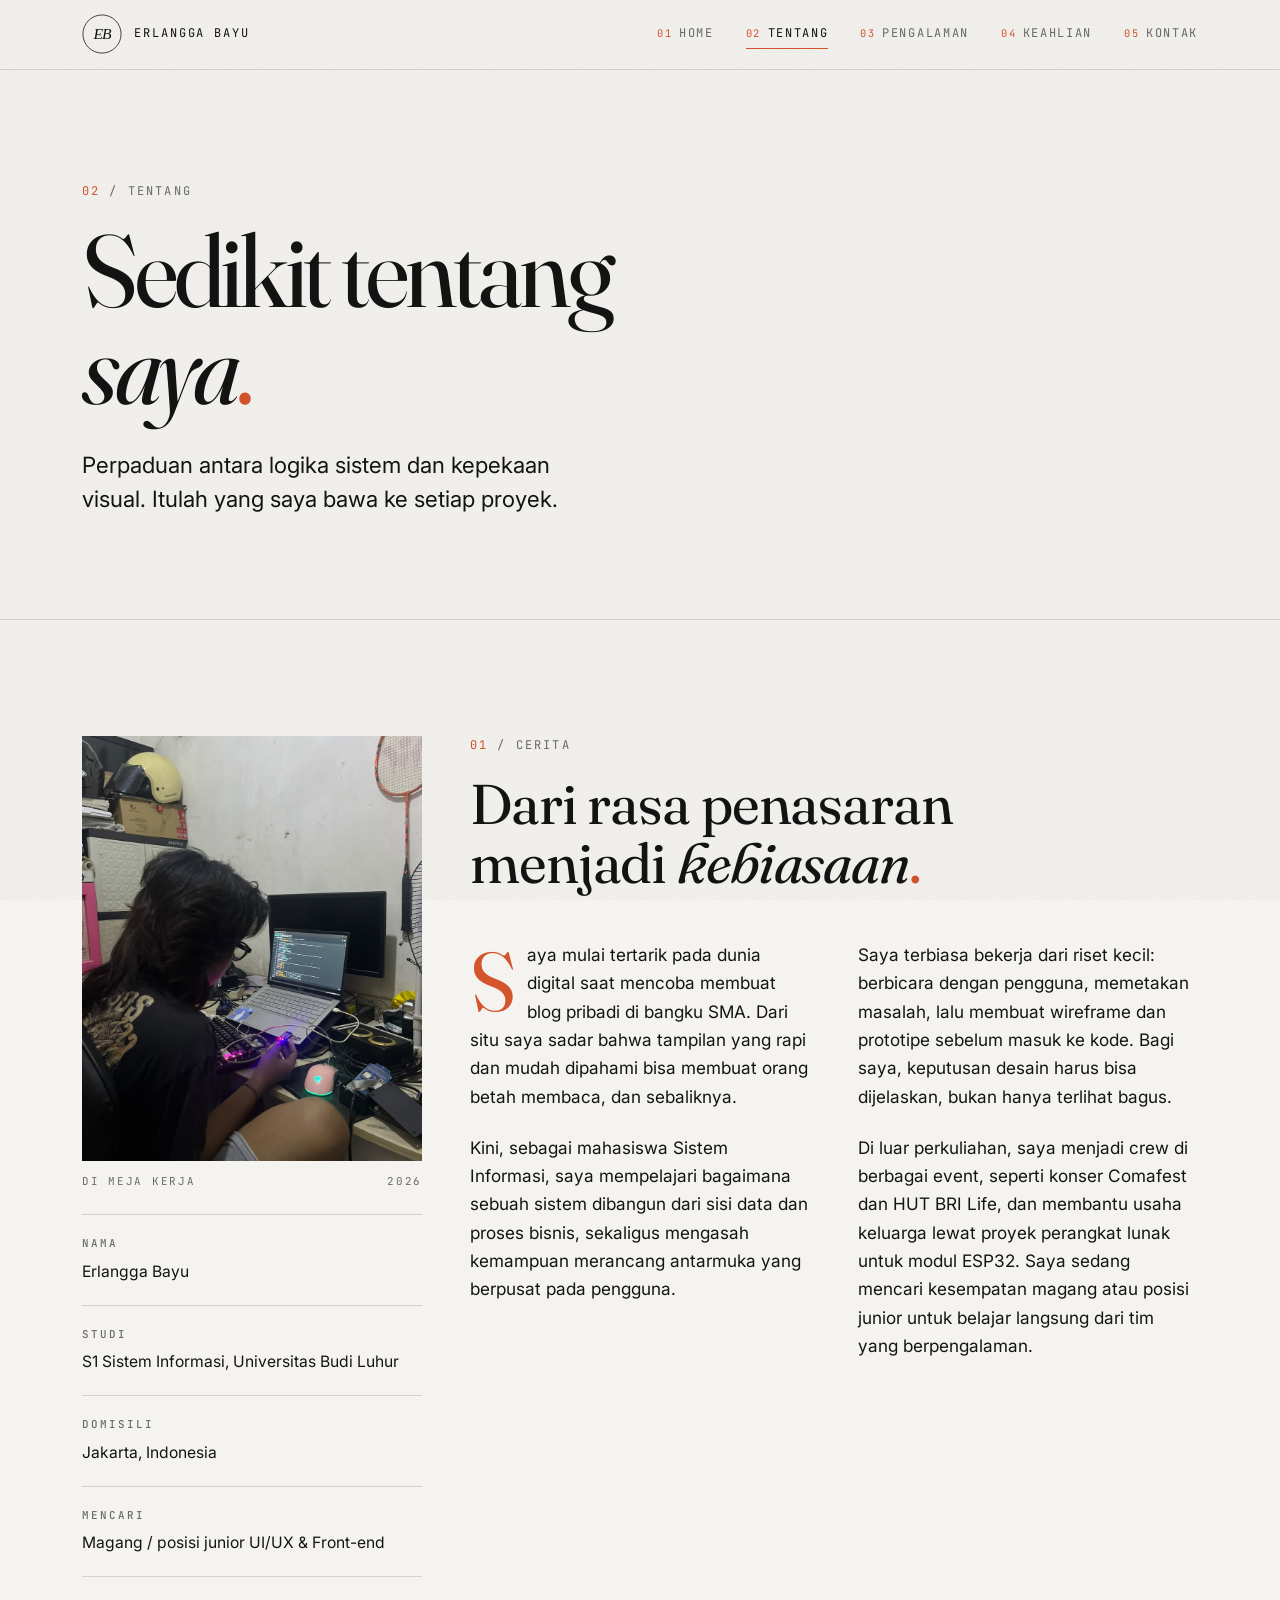
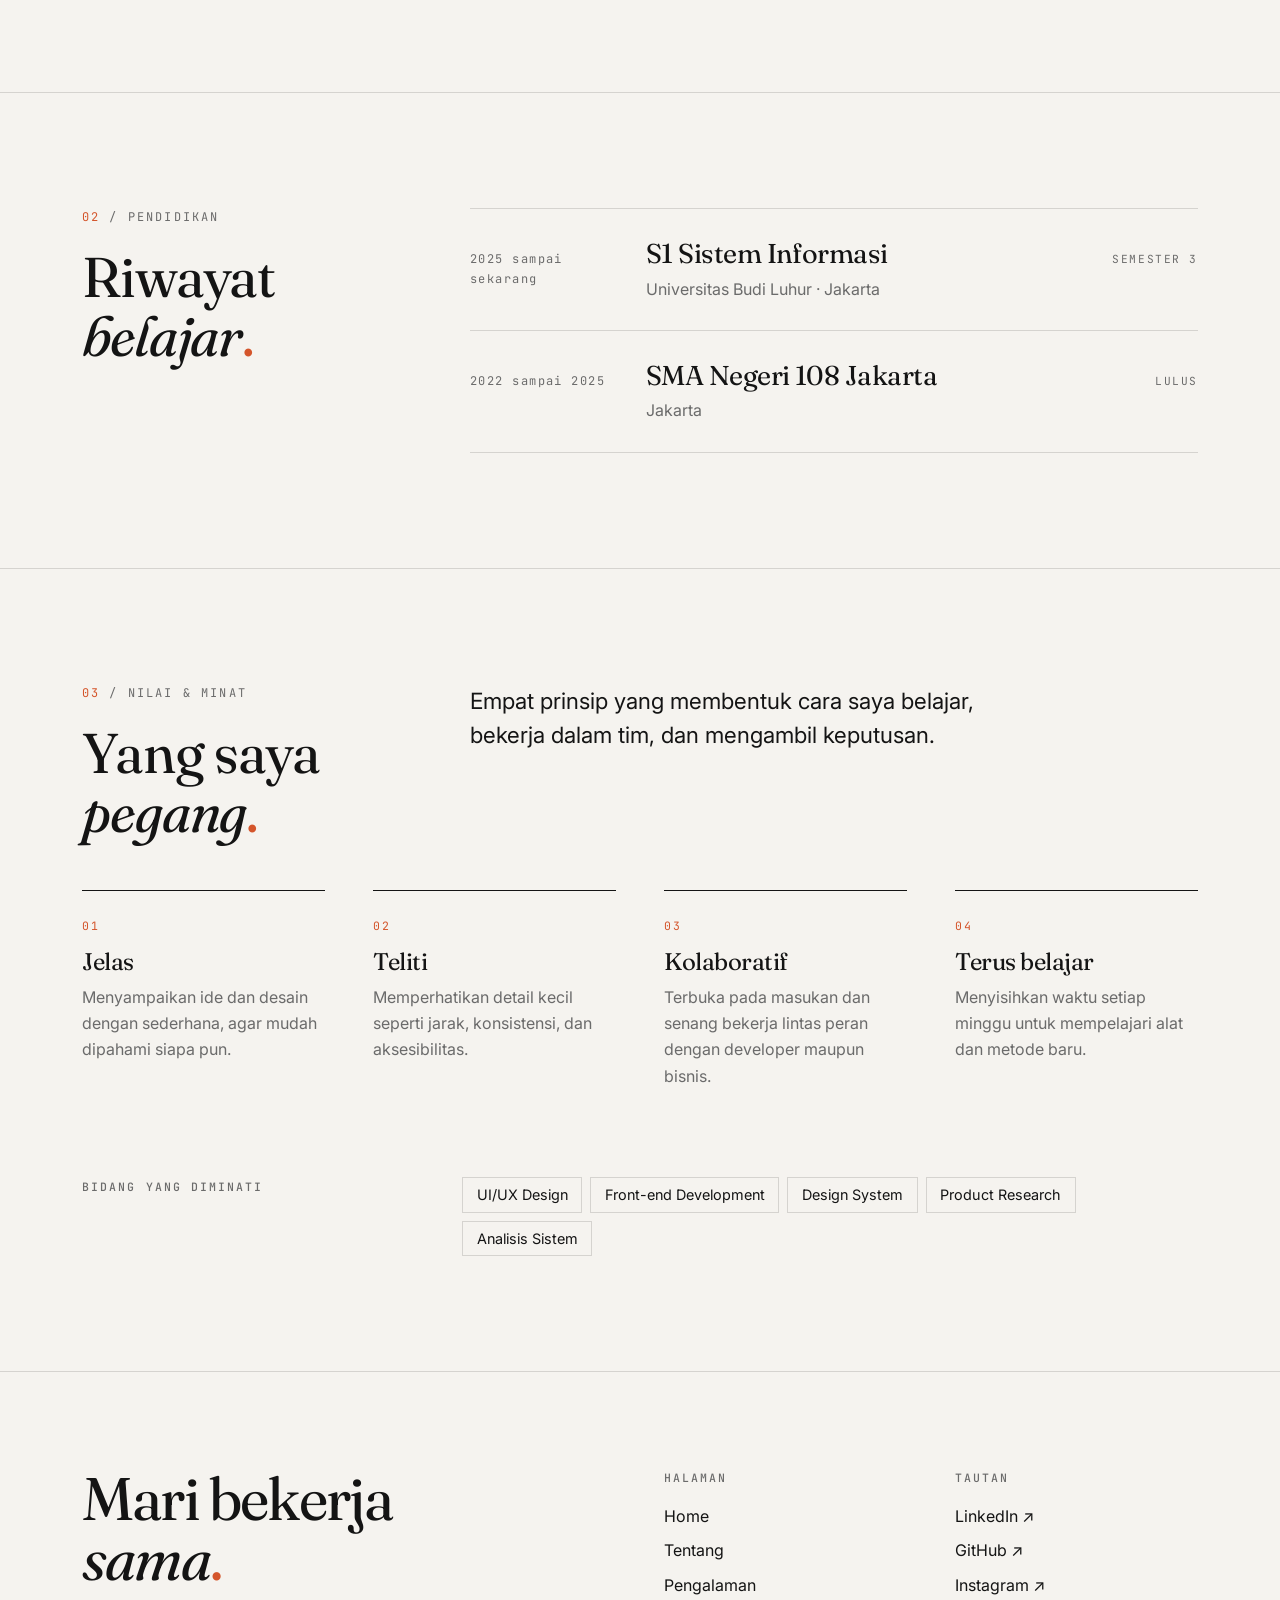
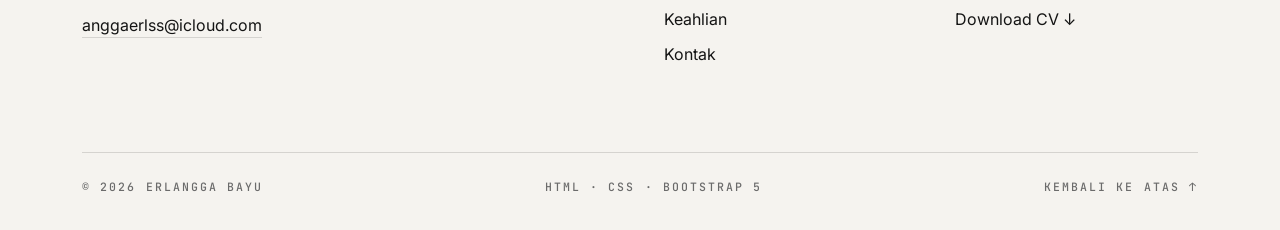
<file: tentang.html>
<!DOCTYPE html>
<html lang="id">
<head>
  <!-- ===================== META DASAR ===================== -->
  <meta charset="UTF-8">
  <meta name="viewport" content="width=device-width, initial-scale=1">
  <title>Tentang | Erlangga Bayu</title>
  <meta name="description" content="Cerita singkat, pendidikan, serta nilai dan minat kerja Erlangga Bayu, mahasiswa Sistem Informasi.">
  <meta name="author" content="Erlangga Bayu">
  <meta name="theme-color" content="#f5f3ef" media="(prefers-color-scheme: light)">
  <meta name="theme-color" content="#111111" media="(prefers-color-scheme: dark)">

  <!-- ===================== OPEN GRAPH ===================== -->
  <meta property="og:type" content="profile">
  <meta property="og:title" content="Tentang | Erlangga Bayu">
  <meta property="og:description" content="Cerita singkat, pendidikan, serta nilai dan minat kerja Erlangga Bayu.">
  <meta property="og:url" content="https://erlanggabyu.github.io/tentang.html">
  <meta property="og:image" content="https://erlanggabyu.github.io/assets/img/og-image.png">
  <meta property="og:image:width" content="1200">
  <meta property="og:image:height" content="630">
  <meta property="og:locale" content="id_ID">
  <meta name="twitter:card" content="summary_large_image">

  <!-- ===================== FAVICON ===================== -->
  <link rel="icon" href="assets/img/favicon.svg" type="image/svg+xml">
  <link rel="icon" href="assets/img/favicon-32.png" sizes="32x32" type="image/png">
  <link rel="apple-touch-icon" href="assets/img/apple-touch-icon.png">

  <!-- ===================== FONT ===================== -->
  <link rel="preconnect" href="https://fonts.googleapis.com">
  <link rel="preconnect" href="https://fonts.gstatic.com" crossorigin>
  <link href="https://fonts.googleapis.com/css2?family=Fraunces:ital,opsz,wght@0,9..144,300..600;1,9..144,300..600&family=Inter:wght@400;500;600&family=JetBrains+Mono:wght@400;500&display=swap" rel="stylesheet">

  <!-- ===================== BOOTSTRAP 5 (file lokal) + CSS KUSTOM ===================== -->
  <link href="css/bootstrap.min.css" rel="stylesheet">
  <link href="css/style.css" rel="stylesheet">
</head>
<body id="top">
  <a class="skip-link" href="#main">Lewati ke konten</a>

  <!-- ===================== NAVBAR ===================== -->
  <header class="site-header">
    <nav class="navbar navbar-expand-lg" aria-label="Navigasi utama">
      <div class="container">
        <a class="navbar-brand brand" href="index.html" aria-label="Erlangga Bayu, ke beranda">
          <img src="assets/img/logo.svg" alt="" width="40" height="40">
          <span class="brand-name">Erlangga Bayu</span>
        </a>
        <button class="navbar-toggler" type="button" data-bs-toggle="collapse" data-bs-target="#navMenu" aria-controls="navMenu" aria-expanded="false" aria-label="Buka menu">
          <span class="toggler-bar"></span>
          <span class="toggler-bar"></span>
        </button>
        <div class="collapse navbar-collapse" id="navMenu">
          <ul class="navbar-nav ms-auto">
            <li class="nav-item"><a class="nav-link" href="index.html"><span class="nav-num">01</span>Home</a></li>
            <li class="nav-item"><a class="nav-link" href="tentang.html" aria-current="page"><span class="nav-num">02</span>Tentang</a></li>
            <li class="nav-item"><a class="nav-link" href="pengalaman.html"><span class="nav-num">03</span>Pengalaman</a></li>
            <li class="nav-item"><a class="nav-link" href="keahlian.html"><span class="nav-num">04</span>Keahlian</a></li>
            <li class="nav-item"><a class="nav-link" href="kontak.html"><span class="nav-num">05</span>Kontak</a></li>
          </ul>
        </div>
      </div>
    </nav>
  </header>

  <main id="main">

    <!-- ===================== KEPALA HALAMAN ===================== -->
    <section class="page-hero" aria-labelledby="page-title">
      <div class="container">
        <p class="section-label reveal"><span class="num">02</span> / Tentang</p>
        <h1 id="page-title" class="display-lg reveal d-1">Sedikit tentang<br><span class="italic">saya</span><span class="dot">.</span></h1>
        <p class="lede reveal d-2">Perpaduan antara logika sistem dan kepekaan visual. Itulah yang saya bawa ke setiap proyek.</p>
      </div>
    </section>

    <!-- ===================== 01 CERITA ===================== -->
    <section class="section" aria-labelledby="cerita-title">
      <div class="container">
        <div class="row g-4 g-lg-5">

          <aside class="col-lg-4">
            <div class="sticky-col">
              <figure class="m-0">
                <div class="photo ratio-portrait">
                  <img src="assets/img/tentang.jpg" alt="Erlangga Bayu sedang bekerja di depan laptop" width="800" height="1000" loading="lazy">
                </div>
                <figcaption class="photo-caption"><span>Di meja kerja</span><span>2026</span></figcaption>
              </figure>

              <dl class="meta-grid mt-4 mb-0">
                <div><dt>Nama</dt><dd>Erlangga Bayu</dd></div>
                <div><dt>Studi</dt><dd>S1 Sistem Informasi, Universitas Budi Luhur</dd></div>
                <div><dt>Domisili</dt><dd>Jakarta, Indonesia</dd></div>
                <div><dt>Mencari</dt><dd>Magang / posisi junior UI/UX &amp; Front-end</dd></div>
              </dl>
            </div>
          </aside>

          <div class="col-lg-8">
            <p class="section-label"><span class="num">01</span> / Cerita</p>
            <h2 id="cerita-title" class="section-title mb-5">Dari rasa penasaran<br>menjadi <span class="italic">kebiasaan</span><span class="dot">.</span></h2>

            <div class="story columns-2">
              <p class="dropcap">Saya mulai tertarik pada dunia digital saat mencoba membuat blog pribadi di bangku SMA. Dari situ saya sadar bahwa tampilan yang rapi dan mudah dipahami bisa membuat orang betah membaca, dan sebaliknya.</p>
              <p>Kini, sebagai mahasiswa Sistem Informasi, saya mempelajari bagaimana sebuah sistem dibangun dari sisi data dan proses bisnis, sekaligus mengasah kemampuan merancang antarmuka yang berpusat pada pengguna.</p>
              <p>Saya terbiasa bekerja dari riset kecil: berbicara dengan pengguna, memetakan masalah, lalu membuat wireframe dan prototipe sebelum masuk ke kode. Bagi saya, keputusan desain harus bisa dijelaskan, bukan hanya terlihat bagus.</p>
              <p>Di luar perkuliahan, saya menjadi crew di berbagai event, seperti konser Comafest dan HUT BRI Life, dan membantu usaha keluarga lewat proyek perangkat lunak untuk modul ESP32. Saya sedang mencari kesempatan magang atau posisi junior untuk belajar langsung dari tim yang berpengalaman.</p>
            </div>
          </div>
        </div>
      </div>
    </section>

    <!-- ===================== 02 PENDIDIKAN ===================== -->
    <section class="section" aria-labelledby="pendidikan-title">
      <div class="container">
        <div class="row g-4 g-lg-5">
          <div class="col-lg-4">
            <p class="section-label"><span class="num">02</span> / Pendidikan</p>
            <h2 id="pendidikan-title" class="section-title">Riwayat <span class="italic">belajar</span><span class="dot">.</span></h2>
          </div>
          <div class="col-lg-8">
            <ol class="rows">
              <li>
                <span class="row-year">2025 sampai sekarang</span>
                <div>
                  <h3 class="row-title">S1 Sistem Informasi</h3>
                  <p class="row-sub">Universitas Budi Luhur · Jakarta</p>
                </div>
                <span class="row-tag">Semester 3</span>
              </li>
              <li>
                <span class="row-year">2022 sampai 2025</span>
                <div>
                  <h3 class="row-title">SMA Negeri 108 Jakarta</h3>
                  <p class="row-sub">Jakarta</p>
                </div>
                <span class="row-tag">Lulus</span>
              </li>
            </ol>
          </div>
        </div>
      </div>
    </section>

    <!-- ===================== 03 NILAI & MINAT ===================== -->
    <section class="section" aria-labelledby="nilai-title">
      <div class="container">
        <div class="row g-4 g-lg-5 mb-5">
          <div class="col-lg-4">
            <p class="section-label"><span class="num">03</span> / Nilai &amp; Minat</p>
            <h2 id="nilai-title" class="section-title">Yang saya <span class="italic">pegang</span><span class="dot">.</span></h2>
          </div>
          <div class="col-lg-8">
            <p class="lede mb-0">Empat prinsip yang membentuk cara saya belajar, bekerja dalam tim, dan mengambil keputusan.</p>
          </div>
        </div>

        <div class="row g-4 g-lg-5">
          <div class="col-sm-6 col-lg-3">
            <article class="value">
              <span class="num">01</span>
              <h3>Jelas</h3>
              <p>Menyampaikan ide dan desain dengan sederhana, agar mudah dipahami siapa pun.</p>
            </article>
          </div>
          <div class="col-sm-6 col-lg-3">
            <article class="value">
              <span class="num">02</span>
              <h3>Teliti</h3>
              <p>Memperhatikan detail kecil seperti jarak, konsistensi, dan aksesibilitas.</p>
            </article>
          </div>
          <div class="col-sm-6 col-lg-3">
            <article class="value">
              <span class="num">03</span>
              <h3>Kolaboratif</h3>
              <p>Terbuka pada masukan dan senang bekerja lintas peran dengan developer maupun bisnis.</p>
            </article>
          </div>
          <div class="col-sm-6 col-lg-3">
            <article class="value">
              <span class="num">04</span>
              <h3>Terus belajar</h3>
              <p>Menyisihkan waktu setiap minggu untuk mempelajari alat dan metode baru.</p>
            </article>
          </div>
        </div>

        <div class="row g-4 mt-5 pt-lg-3">
          <div class="col-lg-4"><p class="eyebrow mb-0">Bidang yang diminati</p></div>
          <div class="col-lg-8">
            <ul class="tags">
              <li class="tag">UI/UX Design</li>
              <li class="tag">Front-end Development</li>
              <li class="tag">Design System</li>
              <li class="tag">Product Research</li>
              <li class="tag">Analisis Sistem</li>
            </ul>
          </div>
        </div>
      </div>
    </section>

  </main>

  <!-- ===================== FOOTER ===================== -->
  <footer class="site-footer">
    <div class="container">
      <div class="row g-4 g-lg-5">
        <div class="col-lg-6">
          <p class="footer-cta">Mari bekerja<br><span class="italic">sama</span><span class="dot">.</span></p>
          <a class="link-line" href="mailto:anggaerlss@icloud.com">anggaerlss@icloud.com</a>
        </div>
        <div class="col-6 col-lg-3">
          <p class="eyebrow">Halaman</p>
          <ul class="footer-list">
            <li><a class="link-u" href="index.html">Home</a></li>
            <li><a class="link-u" href="tentang.html">Tentang</a></li>
            <li><a class="link-u" href="pengalaman.html">Pengalaman</a></li>
            <li><a class="link-u" href="keahlian.html">Keahlian</a></li>
            <li><a class="link-u" href="kontak.html">Kontak</a></li>
          </ul>
        </div>
        <div class="col-6 col-lg-3">
          <p class="eyebrow">Tautan</p>
          <ul class="footer-list">
            <li><a class="link-u" href="https://www.linkedin.com/in/erlangga-bayu-setiaji-979914382/" target="_blank" rel="noopener">LinkedIn ↗</a></li>
            <li><a class="link-u" href="https://github.com/erlanggabyu" target="_blank" rel="noopener">GitHub ↗</a></li>
            <li><a class="link-u" href="https://www.instagram.com/anggaabyu/" target="_blank" rel="noopener">Instagram ↗</a></li>
            <li><a class="link-u" href="assets/cv/CV-Erlangga-Bayu.pdf" download>Download CV ↓</a></li>
          </ul>
        </div>
      </div>
      <div class="footer-bottom">
        <p class="mono mb-0">© 2026 Erlangga Bayu</p>
        <p class="mono mb-0">HTML · CSS · Bootstrap 5</p>
        <a class="mono link-u" href="#top">Kembali ke atas ↑</a>
      </div>
    </div>
  </footer>

  <script src="js/bootstrap.bundle.min.js"></script>
</body>
</html>
</file>
<file: css/style.css>
/* =========================================================================
   STYLE.CSS — Website CV "Editorial Minimalis"
   -------------------------------------------------------------------------
   Satu-satunya file CSS kustom. Dipakai bersama Bootstrap 5 (CDN).
   Daftar isi:
     01. Variabel warna & tipografi (:root) + dark mode
     02. Dasar (body, tekstur grain, seleksi, fokus keyboard)
     03. Tipografi editorial (judul, label mono, paragraf)
     04. Tautan & tombol
     05. Navbar
     06. Layout section & garis pemisah
     07. Home (hero, banner, fakta, kartu unggulan)
     08. Foto
     09. Halaman Tentang
     10. Halaman Pengalaman (case study + galeri + modal)
     11. Halaman Keahlian
     12. Halaman Kontak (email besar + form)
     13. Footer
     14. Animasi masuk (keyframes)
     15. Responsif tambahan
     16. prefers-reduced-motion
   ========================================================================= */


/* =========================================================================
   01. VARIABEL — semua warna disimpan di sini agar mudah diganti
   ========================================================================= */
:root {
  /* Warna */
  --bg: #f5f3ef;            /* latar off-white */
  --bg-soft: #ebe8e2;       /* latar sedikit lebih gelap (placeholder, form) */
  --ink: #141414;           /* teks utama hampir hitam */
  --muted: #6b6b6b;         /* teks sekunder */
  --accent: #d4552b;        /* SATU warna aksen: burnt orange */
  --line: rgba(20, 20, 20, 0.14); /* garis tipis 1px */
  --on-ink: #f5f3ef;        /* teks di atas latar gelap (tombol solid) */

  /* Tipografi */
  --font-serif: "Fraunces", Georgia, "Times New Roman", serif;
  --font-sans: "Inter", system-ui, -apple-system, "Segoe UI", Roboto, sans-serif;
  --font-mono: "JetBrains Mono", ui-monospace, Consolas, monospace;

  /* Gerak */
  --ease: cubic-bezier(0.22, 1, 0.36, 1);  /* ease-out yang lembut */
  --dur: 0.6s;

  /* Override variabel Bootstrap agar komponen bawaan ikut tema */
  --bs-body-bg: var(--bg);
  --bs-body-color: var(--ink);
  --bs-body-font-family: var(--font-sans);
  --bs-border-color: var(--line);
  --bs-link-color-rgb: 20, 20, 20;
  --bs-emphasis-color: var(--ink);
  --bs-secondary-color: var(--muted);
}

/* Dark mode otomatis mengikuti pengaturan perangkat pengunjung */
@media (prefers-color-scheme: dark) {
  :root {
    --bg: #111111;
    --bg-soft: #1b1b1b;
    --ink: #eeeeee;
    --muted: #a3a3a3;
    --line: rgba(238, 238, 238, 0.14);
    --on-ink: #111111;
    --bs-link-color-rgb: 238, 238, 238;
    color-scheme: dark;
  }
}


/* =========================================================================
   02. DASAR
   ========================================================================= */
html {
  scroll-behavior: smooth;
  scroll-padding-top: 5rem; /* agar anchor (#pengalaman-1) tidak tertutup navbar */
}

body {
  background-color: var(--bg);
  color: var(--ink);
  font-family: var(--font-sans);
  font-size: 1rem;
  line-height: 1.65;
  -webkit-font-smoothing: antialiased;
  text-rendering: optimizeLegibility;
  position: relative;
}

/* Tekstur grain sangat tipis: SVG noise (feTurbulence) sebagai lapisan tetap */
body::before {
  content: "";
  position: fixed;
  inset: 0;
  z-index: 9999;
  pointer-events: none;   /* tidak mengganggu klik */
  opacity: 0.06;
  background-image: url("data:image/svg+xml,%3Csvg xmlns='http://www.w3.org/2000/svg' width='160' height='160'%3E%3Cfilter id='n'%3E%3CfeTurbulence type='fractalNoise' baseFrequency='0.9' numOctaves='3' stitchTiles='stitch'/%3E%3CfeColorMatrix values='0 0 0 0 0 0 0 0 0 0 0 0 0 0 0 0 0 0 0.6 0'/%3E%3C/filter%3E%3Crect width='100%25' height='100%25' filter='url(%23n)'/%3E%3C/svg%3E");
}
@media (prefers-color-scheme: dark) {
  body::before { opacity: 0.09; mix-blend-mode: screen; filter: invert(1); }
}

::selection {
  background: var(--accent);
  color: #fff;
}

img { max-width: 100%; height: auto; display: block; }

/* Fokus keyboard yang jelas terlihat (aksesibilitas) */
:focus-visible {
  outline: 2px solid var(--accent);
  outline-offset: 3px;
  border-radius: 0;
  box-shadow: none !important;
}

/* Tautan "lewati ke konten" untuk pengguna keyboard / screen reader */
.skip-link {
  position: absolute;
  left: 1rem;
  top: -100px;
  z-index: 10000;
  padding: 0.6rem 1rem;
  background: var(--ink);
  color: var(--on-ink);
  font-family: var(--font-mono);
  font-size: 0.75rem;
  text-transform: uppercase;
  letter-spacing: 0.12em;
  text-decoration: none;
}
.skip-link:focus { top: 1rem; color: var(--on-ink); }

hr, .rule {
  border: 0;
  border-top: 1px solid var(--line);
  opacity: 1;
  margin: 0;
}


/* =========================================================================
   03. TIPOGRAFI EDITORIAL
   ========================================================================= */
h1, h2, h3, h4, .serif {
  font-family: var(--font-serif);
  font-weight: 400;
  letter-spacing: -0.02em;
  line-height: 1.05;
  color: var(--ink);
  font-optical-sizing: auto;
}

/* Judul utama ukuran sangat besar, responsif dengan clamp() */
.display-xl {
  font-size: clamp(3.25rem, 11vw, 9.5rem);
  line-height: 0.92;
  letter-spacing: -0.045em;
  margin: 0;
}
.display-lg {
  font-size: clamp(2.75rem, 8vw, 6.5rem);
  line-height: 0.95;
  letter-spacing: -0.04em;
  margin: 0;
}
.section-title {
  font-size: clamp(2rem, 4.5vw, 3.5rem);
  margin: 0;
}
.title-md {
  font-size: clamp(1.5rem, 2.6vw, 2.1rem);
  line-height: 1.15;
}

/* Huruf miring + titik aksen sebagai "tanda tangan" desain */
.italic { font-style: italic; }
.dot { color: var(--accent); }

/* Label kecil monospace, huruf kapital, spasi huruf lebar */
.eyebrow,
.mono {
  font-family: var(--font-mono);
  font-size: 0.72rem;
  font-weight: 500;
  text-transform: uppercase;
  letter-spacing: 0.18em;
  color: var(--muted);
}

/* Penomoran section bergaya editorial: "01 — Tentang" */
.section-label {
  font-family: var(--font-mono);
  font-size: 0.75rem;
  text-transform: uppercase;
  letter-spacing: 0.18em;
  color: var(--muted);
  margin-bottom: 1.25rem;
}
.section-label .num { color: var(--accent); }

.lede {
  font-size: clamp(1.15rem, 1.8vw, 1.4rem);
  line-height: 1.5;
  color: var(--ink);
  max-width: 38ch;
}
.text-muted-ed { color: var(--muted) !important; }
.measure { max-width: 62ch; }


/* =========================================================================
   04. TAUTAN & TOMBOL
   ========================================================================= */
a {
  color: var(--ink);
  text-decoration: none;
}
a:hover { color: var(--ink); }

/* Garis bawah yang "tumbuh" dari kiri ke kanan saat hover */
.link-u {
  background-image: linear-gradient(currentColor, currentColor);
  background-repeat: no-repeat;
  background-position: 0 100%;
  background-size: 0% 1px;
  transition: background-size var(--dur) var(--ease), color 0.3s;
  padding-bottom: 2px;
}
.link-u:hover,
.link-u:focus-visible { background-size: 100% 1px; }

/* Varian: garis tipis selalu ada, garis aksen tumbuh di atasnya */
.link-line {
  background-image:
    linear-gradient(var(--accent), var(--accent)),
    linear-gradient(var(--line), var(--line));
  background-repeat: no-repeat;
  background-position: 0 100%, 0 100%;
  background-size: 0% 1px, 100% 1px;
  transition: background-size var(--dur) var(--ease);
  padding-bottom: 3px;
}
.link-line:hover,
.link-line:focus-visible { background-size: 100% 1px, 100% 1px; }

/* Tombol: sudut tegas, label mono kapital */
.btn-ed {
  display: inline-flex;
  align-items: center;
  gap: 0.75rem;
  padding: 0.95rem 1.5rem;
  font-family: var(--font-mono);
  font-size: 0.75rem;
  font-weight: 500;
  text-transform: uppercase;
  letter-spacing: 0.14em;
  border: 1px solid var(--ink);
  border-radius: 0;
  transition: background-color 0.35s var(--ease), color 0.35s var(--ease), border-color 0.35s;
}
.btn-ed .arrow {
  display: inline-block;
  transition: transform 0.45s var(--ease);
}
.btn-ed:hover .arrow { transform: translateX(4px); }
.btn-ed:hover .arrow-down { transform: translateY(3px); }

.btn-solid { background: var(--ink); color: var(--on-ink); }
.btn-solid:hover,
.btn-solid:focus-visible { background: var(--accent); border-color: var(--accent); color: #fff; }

.btn-outline { background: transparent; color: var(--ink); }
.btn-outline:hover,
.btn-outline:focus-visible { background: var(--ink); color: var(--on-ink); }


/* =========================================================================
   05. NAVBAR — logo kiri, menu kanan, penanda halaman aktif
   ========================================================================= */
.site-header {
  position: sticky;
  top: 0;
  z-index: 1030;
  background-color: color-mix(in srgb, var(--bg) 88%, transparent);
  -webkit-backdrop-filter: blur(10px);
  backdrop-filter: blur(10px);
  border-bottom: 1px solid var(--line);
}

.site-header .navbar { padding-block: 0.9rem; }

.brand {
  display: inline-flex;
  align-items: center;
  gap: 0.75rem;
  margin: 0;
  padding: 0;
}
.brand img { width: 40px; height: 40px; }
.brand-name {
  font-family: var(--font-mono);
  font-size: 0.75rem;
  text-transform: uppercase;
  letter-spacing: 0.16em;
  color: var(--ink);
}

.site-header .nav-link {
  position: relative;
  font-family: var(--font-mono);
  font-size: 0.75rem;
  text-transform: uppercase;
  letter-spacing: 0.14em;
  color: var(--muted);
  padding: 0.5rem 0 !important;
  margin-left: 2rem;
  transition: color 0.3s;
}
.site-header .nav-link .nav-num {
  color: var(--accent);
  margin-right: 0.4rem;
  font-size: 0.65rem;
}
/* garis bawah tumbuh dari kiri */
.site-header .nav-link::after {
  content: "";
  position: absolute;
  left: 0;
  bottom: 0.2rem;
  width: 100%;
  height: 1px;
  background: var(--ink);
  transform: scaleX(0);
  transform-origin: left;
  transition: transform var(--dur) var(--ease);
}
.site-header .nav-link:hover,
.site-header .nav-link:focus-visible { color: var(--ink); }
.site-header .nav-link:hover::after { transform: scaleX(1); }

/* Halaman aktif (ditandai dengan aria-current="page") */
.site-header .nav-link[aria-current="page"] { color: var(--ink); }
.site-header .nav-link[aria-current="page"]::after {
  transform: scaleX(1);
  background: var(--accent);
}

/* Tombol hamburger minimalis: dua garis, berubah jadi "X" saat dibuka */
.navbar-toggler {
  border: 0;
  border-radius: 0;
  padding: 0.6rem 0.25rem;
  width: 2.25rem;
  display: inline-flex;
  flex-direction: column;
  gap: 6px;
  align-items: flex-end;
}
.navbar-toggler:focus { box-shadow: none; }
.toggler-bar {
  display: block;
  height: 1.5px;
  width: 100%;
  background: var(--ink);
  transition: transform 0.45s var(--ease), width 0.45s var(--ease);
}
.toggler-bar:last-child { width: 65%; }
.navbar-toggler[aria-expanded="true"] .toggler-bar:first-child { transform: translateY(3.75px) rotate(45deg); }
.navbar-toggler[aria-expanded="true"] .toggler-bar:last-child { width: 100%; transform: translateY(-3.75px) rotate(-45deg); }


/* =========================================================================
   06. LAYOUT SECTION & GARIS PEMISAH
   ========================================================================= */
.section {
  padding-block: clamp(4rem, 9vw, 8rem);
  border-top: 1px solid var(--line);
}
.section-tight { padding-block: clamp(3rem, 6vw, 5rem); }

/* Kepala halaman (page hero) untuk halaman selain Home */
.page-hero {
  padding-top: clamp(3.5rem, 9vw, 7rem);
  padding-bottom: clamp(3rem, 7vw, 5.5rem);
}
.page-hero .lede { margin-top: 2rem; }

/* Baris meta berbentuk kolom kecil dengan garis atas (gaya kolofon majalah) */
.meta-grid {
  border-top: 1px solid var(--line);
}
.meta-grid > div {
  padding-block: 1.25rem;
  border-bottom: 1px solid var(--line);
}
.meta-grid dt,
.meta-grid .meta-k {
  font-family: var(--font-mono);
  font-size: 0.68rem;
  font-weight: 500;
  text-transform: uppercase;
  letter-spacing: 0.18em;
  color: var(--muted);
  margin-bottom: 0.35rem;
}
.meta-grid dd,
.meta-grid .meta-v { margin: 0; font-size: 0.98rem; }


/* =========================================================================
   07. HOME
   ========================================================================= */
.hero {
  padding-top: clamp(2.5rem, 7vw, 5rem);
  padding-bottom: clamp(3rem, 7vw, 5rem);
}

.hero-top {
  display: flex;
  flex-wrap: wrap;
  justify-content: space-between;
  gap: 1rem;
  padding-bottom: 1.25rem;
  margin-bottom: clamp(2rem, 5vw, 3.5rem);
  border-bottom: 1px solid var(--line);
}

/* Status "Terbuka untuk magang/kerja" dengan titik berdenyut halus */
.status {
  display: inline-flex;
  align-items: center;
  gap: 0.6rem;
  font-family: var(--font-mono);
  font-size: 0.72rem;
  text-transform: uppercase;
  letter-spacing: 0.16em;
  color: var(--ink);
}
.status-dot {
  position: relative;
  width: 8px;
  height: 8px;
  border-radius: 50%;
  background: var(--accent);
}
.status-dot::after {
  content: "";
  position: absolute;
  inset: 0;
  border-radius: 50%;
  background: var(--accent);
  animation: pulse 2.4s var(--ease) infinite;
}

.hero-name { margin-bottom: clamp(2rem, 5vw, 3.5rem); }

.hero-actions {
  display: flex;
  flex-wrap: wrap;
  gap: 0.75rem;
  margin-top: 2.25rem;
}

/* Banner/visual abstrak */
.banner {
  margin: 0;
  border-top: 1px solid var(--line);
  border-bottom: 1px solid var(--line);
  padding-block: clamp(1.5rem, 4vw, 3rem);
}
.banner img {
  width: 100%;
  aspect-ratio: 4 / 1;
  object-fit: cover;
}
.figcap {
  display: flex;
  justify-content: space-between;
  gap: 1rem;
  margin-top: 1rem;
  font-family: var(--font-mono);
  font-size: 0.68rem;
  text-transform: uppercase;
  letter-spacing: 0.16em;
  color: var(--muted);
}

/* Kartu pengalaman unggulan */
.feature {
  height: 100%;
  display: flex;
  flex-direction: column;
}
.feature-num {
  font-family: var(--font-mono);
  font-size: 0.72rem;
  letter-spacing: 0.16em;
  color: var(--accent);
  padding-top: 1.25rem;
  margin-top: 1.25rem;
  border-top: 1px solid var(--line);
  display: flex;
  justify-content: space-between;
}
.feature-num span:last-child { color: var(--muted); }
.feature h3 {
  font-size: clamp(1.45rem, 2.2vw, 1.85rem);
  margin: 0.75rem 0 0.5rem;
}
.feature p:not(.feature-num) { color: var(--muted); margin-bottom: 1.25rem; }
.feature .feature-num { margin-bottom: 0; }
.feature .more {
  margin-top: auto;
  align-self: flex-start;
  font-family: var(--font-mono);
  font-size: 0.72rem;
  text-transform: uppercase;
  letter-spacing: 0.14em;
}
/* seluruh kartu bisa diklik, tapi foto tetap bereaksi saat kartu di-hover */
.feature:hover .photo img { transform: scale(1.03); }
.feature:hover .more { background-size: 100% 1px; }

/* Kutipan besar (pull quote) */
.pull {
  font-family: var(--font-serif);
  font-size: clamp(1.6rem, 3.4vw, 2.6rem);
  line-height: 1.2;
  letter-spacing: -0.02em;
  font-style: italic;
  margin: 0;
}


/* =========================================================================
   08. FOTO: selalu berwarna, sedikit membesar saat hover
   ========================================================================= */
.photo {
  position: relative;
  overflow: hidden;
  margin: 0;
  /* placeholder SVG sebagai latar: tetap rapi jika foto belum dimuat */
  background: var(--bg-soft) url("../assets/img/placeholder.svg") center / cover no-repeat;
}
.photo img {
  width: 100%;
  height: 100%;
  object-fit: cover;          /* foto tidak gepeng */
  transition: transform 1.2s var(--ease);
}
.photo:hover img { transform: scale(1.03); }

/* Rasio konsisten */
.ratio-portrait { aspect-ratio: 4 / 5; }
.ratio-landscape { aspect-ratio: 4 / 3; }

.photo-caption {
  margin-top: 0.75rem;
  font-family: var(--font-mono);
  font-size: 0.68rem;
  text-transform: uppercase;
  letter-spacing: 0.16em;
  color: var(--muted);
  display: flex;
  justify-content: space-between;
}


/* =========================================================================
   09. HALAMAN TENTANG — layout dua kolom ala majalah
   ========================================================================= */
.sticky-col { position: sticky; top: 6.5rem; }

/* Huruf pertama besar (drop cap) di paragraf pembuka */
.dropcap::first-letter {
  float: left;
  font-family: var(--font-serif);
  font-size: 5.2rem;
  line-height: 0.82;
  padding: 0.35rem 0.6rem 0 0;
  color: var(--accent);
}

.story p { font-size: 1.075rem; margin-bottom: 1.4rem; }

/* Teks dua kolom seperti majalah (hanya di layar lebar) */
@media (min-width: 992px) {
  .columns-2 { column-count: 2; column-gap: 3rem; }
  .columns-2 p { break-inside: avoid; }
}

/* Daftar pendidikan / timeline berbentuk baris */
.rows { list-style: none; padding: 0; margin: 0; border-top: 1px solid var(--line); }
.rows > li {
  display: grid;
  grid-template-columns: 1fr;
  gap: 0.35rem 2rem;
  padding-block: 1.75rem;
  border-bottom: 1px solid var(--line);
}
@media (min-width: 768px) {
  .rows > li { grid-template-columns: 9rem 1fr auto; align-items: baseline; }
}
.rows .row-year { font-family: var(--font-mono); font-size: 0.75rem; letter-spacing: 0.12em; color: var(--muted); }
.rows .row-title { font-family: var(--font-serif); font-size: clamp(1.3rem, 2.2vw, 1.7rem); line-height: 1.2; margin: 0; }
.rows .row-sub { color: var(--muted); margin: 0.35rem 0 0; }
.rows .row-tag { font-family: var(--font-mono); font-size: 0.7rem; letter-spacing: 0.14em; text-transform: uppercase; color: var(--muted); }

/* Kartu nilai kerja bernomor */
.value {
  border-top: 1px solid var(--ink);
  padding-top: 1.25rem;
  height: 100%;
}
.value .num { font-family: var(--font-mono); font-size: 0.72rem; color: var(--accent); letter-spacing: 0.14em; }
.value h3 { font-size: 1.5rem; margin: 0.75rem 0 0.6rem; }
.value p { color: var(--muted); margin: 0; }

/* Tag sederhana */
.tags { display: flex; flex-wrap: wrap; gap: 0.5rem; list-style: none; padding: 0; margin: 0; }
.tag {
  display: inline-flex;
  align-items: center;
  gap: 0.6rem;
  padding: 0.5rem 0.85rem;
  border: 1px solid var(--line);
  font-size: 0.9rem;
  line-height: 1.2;
  transition: border-color 0.3s, background-color 0.3s;
}
.tag:hover { border-color: var(--ink); }


/* =========================================================================
   10. HALAMAN PENGALAMAN — case study, galeri, modal
   ========================================================================= */
.case {
  padding-block: clamp(3.5rem, 8vw, 6.5rem);
  border-top: 1px solid var(--line);
}
.case-index {
  font-family: var(--font-serif);
  font-size: clamp(3.5rem, 7vw, 6rem);
  line-height: 0.9;
  letter-spacing: -0.04em;
  color: var(--accent);
  font-style: italic;
  margin-bottom: 1.5rem;
}
.case h2 { font-size: clamp(2rem, 4vw, 3.25rem); margin-bottom: 1.5rem; }
.case h3 {
  font-family: var(--font-mono);
  font-size: 0.72rem;
  font-weight: 500;
  text-transform: uppercase;
  letter-spacing: 0.18em;
  color: var(--muted);
  margin: 2.5rem 0 1rem;
}

/* Daftar tugas dengan tanda garis */
.dash-list { list-style: none; padding: 0; margin: 0; }
.dash-list li {
  position: relative;
  padding-left: 1.75rem;
  margin-bottom: 0.75rem;
}
/* penanda poin: kotak kecil warna aksen */
.dash-list li::before {
  content: "";
  position: absolute;
  left: 0.15rem;
  top: 0.65em;
  width: 6px;
  height: 6px;
  background: var(--accent);
}

/* Angka dampak besar */
.impact { border-top: 1px solid var(--line); padding-top: 1rem; height: 100%; }
.impact .impact-num {
  margin: 0;
  color: var(--ink);
  font-family: var(--font-serif);
  font-size: clamp(2.25rem, 4vw, 3.25rem);
  line-height: 1;
  letter-spacing: -0.03em;
}
.impact-num sup { font-size: 0.45em; color: var(--accent); top: -0.9em; margin-left: 0.1em; }
.impact p:not(.impact-num) { color: var(--muted); font-size: 0.9rem; margin: 0.5rem 0 0; }

/* Galeri: thumbnail berupa tombol pembuka modal */
.gallery-btn {
  display: block;
  width: 100%;
  padding: 0;
  border: 0;
  background: none;
  cursor: zoom-in;
  text-align: left;
}
.gallery-btn .photo { aspect-ratio: 4 / 3; }
.gallery-btn:hover .photo img,
.gallery-btn:focus-visible .photo img { transform: scale(1.04); }

/* Modal Bootstrap disesuaikan dengan tema */
.modal-ed .modal-content {
  background: var(--bg);
  color: var(--ink);
  border: 1px solid var(--line);
  border-radius: 0;
}
.modal-ed .modal-header,
.modal-ed .modal-footer { border-color: var(--line); }
.modal-ed .modal-title {
  font-family: var(--font-mono);
  font-size: 0.75rem;
  text-transform: uppercase;
  letter-spacing: 0.16em;
  color: var(--muted);
}
.modal-ed .modal-body { padding: 0; }
/* lebar modal mengikuti tinggi layar agar foto 4:3 selalu muat tanpa scroll */
.modal-ed .modal-dialog { max-width: min(1140px, calc((100vh - 11rem) * 4 / 3), calc(100vw - 1rem)); margin-inline: auto; }
/* foto di modal tampil utuh (tidak dipotong), termasuk foto portrait */
.modal-ed .modal-body img { width: 100%; height: calc(100vh - 11rem); max-height: 75vw; object-fit: contain; background: var(--bg-soft); }
.modal-ed .modal-footer { justify-content: flex-start; font-size: 0.95rem; color: var(--muted); }
.modal-ed .btn-close { border-radius: 0; }
@media (prefers-color-scheme: dark) {
  .modal-ed .btn-close { filter: invert(1) grayscale(100%) brightness(200%); }
}
.modal-backdrop.show { opacity: 0.85; }


/* =========================================================================
   11. HALAMAN KEAHLIAN — daftar & tag dengan level (tanpa progress bar)
   ========================================================================= */
.legend {
  display: flex;
  flex-wrap: wrap;
  gap: 1.5rem;
  font-family: var(--font-mono);
  font-size: 0.7rem;
  text-transform: uppercase;
  letter-spacing: 0.14em;
  color: var(--muted);
}
.legend > span { display: inline-flex; align-items: center; gap: 0.6rem; }

/* Indikator level: tiga kotak kecil (bukan persentase) */
.level {
  display: inline-flex;
  gap: 3px;
  flex-shrink: 0;
}
.level i {
  display: block;
  width: 7px;
  height: 7px;
  border: 1px solid var(--ink);
}
.level i.on { background: var(--ink); }
.lvl-3 .level i { border-color: var(--accent); }
.lvl-3 .level i.on { background: var(--accent); }

/* Baris skill */
.skill-list { list-style: none; padding: 0; margin: 0; border-top: 1px solid var(--line); }
.skill-list li {
  display: grid;
  grid-template-columns: 1fr auto;
  gap: 0.25rem 1.5rem;
  align-items: center;
  padding-block: 1.15rem;
  border-bottom: 1px solid var(--line);
  transition: padding-left 0.45s var(--ease);
}
.skill-list li:hover { padding-left: 0.5rem; }
.skill-name { font-family: var(--font-serif); font-size: clamp(1.2rem, 2vw, 1.45rem); line-height: 1.2; }
.skill-note { grid-column: 1 / -1; color: var(--muted); font-size: 0.9rem; margin: 0; }
.skill-level {
  display: inline-flex;
  align-items: center;
  gap: 0.75rem;
  font-family: var(--font-mono);
  font-size: 0.68rem;
  text-transform: uppercase;
  letter-spacing: 0.14em;
  color: var(--muted);
  white-space: nowrap;
}
@media (min-width: 768px) {
  .skill-list li { grid-template-columns: 1fr 1.4fr 8.5rem; }   /* kolom level lebar tetap agar keterangan sejajar */
  .skill-list .skill-level { justify-self: end; }
  .skill-note { grid-column: auto; }
}

/* Tag tools dengan level */
.tag-level { padding: 0.65rem 0.95rem; }
.tag-level .level i { width: 5px; height: 5px; }


/* =========================================================================
   12. HALAMAN KONTAK
   ========================================================================= */
.email-xl {
  display: inline-block;
  font-family: var(--font-serif);
  font-size: clamp(1.8rem, 7.5vw, 6rem);
  line-height: 1.05;
  letter-spacing: -0.04em;
  word-break: break-word;
  background-image: linear-gradient(var(--accent), var(--accent));
  background-repeat: no-repeat;
  background-position: 0 100%;
  background-size: 0% 2px;
  transition: background-size 0.8s var(--ease), color 0.4s;
  padding-bottom: 0.15em;
}
.email-xl:hover,
.email-xl:focus-visible { background-size: 100% 2px; color: var(--accent); }

/* Daftar tautan sosial berupa baris */
.link-rows { list-style: none; padding: 0; margin: 0; border-top: 1px solid var(--line); }
.link-rows a {
  display: flex;
  justify-content: space-between;
  align-items: baseline;
  gap: 1rem;
  padding-block: 1.15rem;
  border-bottom: 1px solid var(--line);
  transition: padding 0.45s var(--ease), color 0.3s;
}
.link-rows .lr-name { font-family: var(--font-serif); font-size: 1.4rem; }
.link-rows .lr-handle { font-family: var(--font-mono); font-size: 0.72rem; letter-spacing: 0.1em; color: var(--muted); }
.link-rows .arrow { display: inline-block; transition: transform 0.45s var(--ease); color: var(--accent); }
.link-rows a:hover { padding-left: 0.5rem; }
.link-rows a:hover .arrow { transform: translate(3px, -3px); }

/* Form: hanya garis bawah, tanpa kotak */
.form-ed .form-label {
  font-family: var(--font-mono);
  font-size: 0.68rem;
  text-transform: uppercase;
  letter-spacing: 0.16em;
  color: var(--muted);
  margin-bottom: 0.25rem;
}
.form-ed .form-control {
  background: transparent;
  color: var(--ink);
  border: 0;
  border-bottom: 1px solid var(--line);
  border-radius: 0;
  padding: 0.6rem 0;
  font-size: 1.05rem;
  transition: border-color 0.3s;
}
.form-ed .form-control::placeholder { color: var(--muted); opacity: 0.7; }
.form-ed .form-control:focus {
  background: transparent;
  color: var(--ink);
  border-color: var(--accent);
  box-shadow: none;
}
.form-ed textarea.form-control { resize: vertical; min-height: 8rem; }
.form-note { font-size: 0.85rem; color: var(--muted); }


/* =========================================================================
   13. FOOTER — sama di semua halaman
   ========================================================================= */
.site-footer {
  border-top: 1px solid var(--line);
  padding-top: clamp(4rem, 8vw, 6rem);
  padding-bottom: 2rem;
}
.footer-cta {
  font-family: var(--font-serif);
  font-size: clamp(2rem, 5vw, 3.75rem);
  line-height: 1;
  letter-spacing: -0.03em;
  margin-bottom: 1.5rem;
}
.footer-list { list-style: none; padding: 0; margin: 0; }
.footer-list li { margin-bottom: 0.5rem; }
.footer-bottom {
  margin-top: clamp(3rem, 6vw, 5rem);
  padding-top: 1.5rem;
  border-top: 1px solid var(--line);
  display: flex;
  flex-wrap: wrap;
  justify-content: space-between;
  gap: 0.75rem;
}


/* =========================================================================
   14. ANIMASI MASUK — fade + naik sedikit, dengan jeda bertahap
   ========================================================================= */
@keyframes rise {
  from { opacity: 0; transform: translateY(18px); }
  to   { opacity: 1; transform: translateY(0); }
}
@keyframes reveal-img {
  from { opacity: 0; clip-path: inset(0 0 100% 0); }
  to   { opacity: 1; clip-path: inset(0 0 0 0); }
}
@keyframes pulse {
  0%   { transform: scale(1);   opacity: 0.6; }
  70%  { transform: scale(2.6); opacity: 0; }
  100% { transform: scale(2.6); opacity: 0; }
}

.reveal { animation: rise 0.9s var(--ease) both; }
.reveal-img { animation: reveal-img 1.3s var(--ease) both; }

/* Jeda bertahap (stagger) */
.d-1 { animation-delay: 0.08s; }
.d-2 { animation-delay: 0.16s; }
.d-3 { animation-delay: 0.24s; }
.d-4 { animation-delay: 0.32s; }
.d-5 { animation-delay: 0.40s; }
.d-6 { animation-delay: 0.48s; }


/* =========================================================================
   15. RESPONSIF TAMBAHAN
   ========================================================================= */
/* HP & tablet: menu hasil collapse ditampilkan sebagai daftar vertikal besar */
@media (max-width: 991.98px) {
  .site-header .navbar-collapse { padding-block: 1rem 0.5rem; }
  .site-header .nav-link {
    margin-left: 0;
    padding: 0.9rem 0 !important;
    font-size: 0.85rem;
    border-bottom: 1px solid var(--line);
  }
  .site-header .nav-link::after { display: none; }
  .site-header .nav-link[aria-current="page"] { color: var(--accent); }
  .sticky-col { position: static; }
}

@media (max-width: 575.98px) {
  .brand-name { display: none; }      /* sisakan logo saja di HP kecil */
  .btn-ed { width: 100%; justify-content: space-between; }
  .banner img { aspect-ratio: 2 / 1; }
  .figcap { flex-direction: column; gap: 0.25rem; }
}


/* =========================================================================
   16. PREFERS-REDUCED-MOTION — hormati pengguna yang tidak ingin animasi
   ========================================================================= */
@media (prefers-reduced-motion: reduce) {
  html { scroll-behavior: auto; }
  *,
  *::before,
  *::after {
    animation-duration: 0.01ms !important;
    animation-iteration-count: 1 !important;
    animation-delay: 0s !important;
    transition-duration: 0.01ms !important;
  }
  .status-dot::after { display: none; }
}

/* Foto portrait di thumbnail: geser potongan ke bagian atas foto */
.photo img.focus-top { object-position: center 22%; }

/* Pesan "terkirim" di halaman Kontak: tersembunyi, muncul saat URL berakhiran #terkirim */
.form-success {
  display: none;
  margin-bottom: 1.5rem;
  padding: 1rem 1.25rem;
  border-left: 3px solid var(--accent);
  background: var(--bg-soft);
}
.form-success:target { display: block; }
</file>
